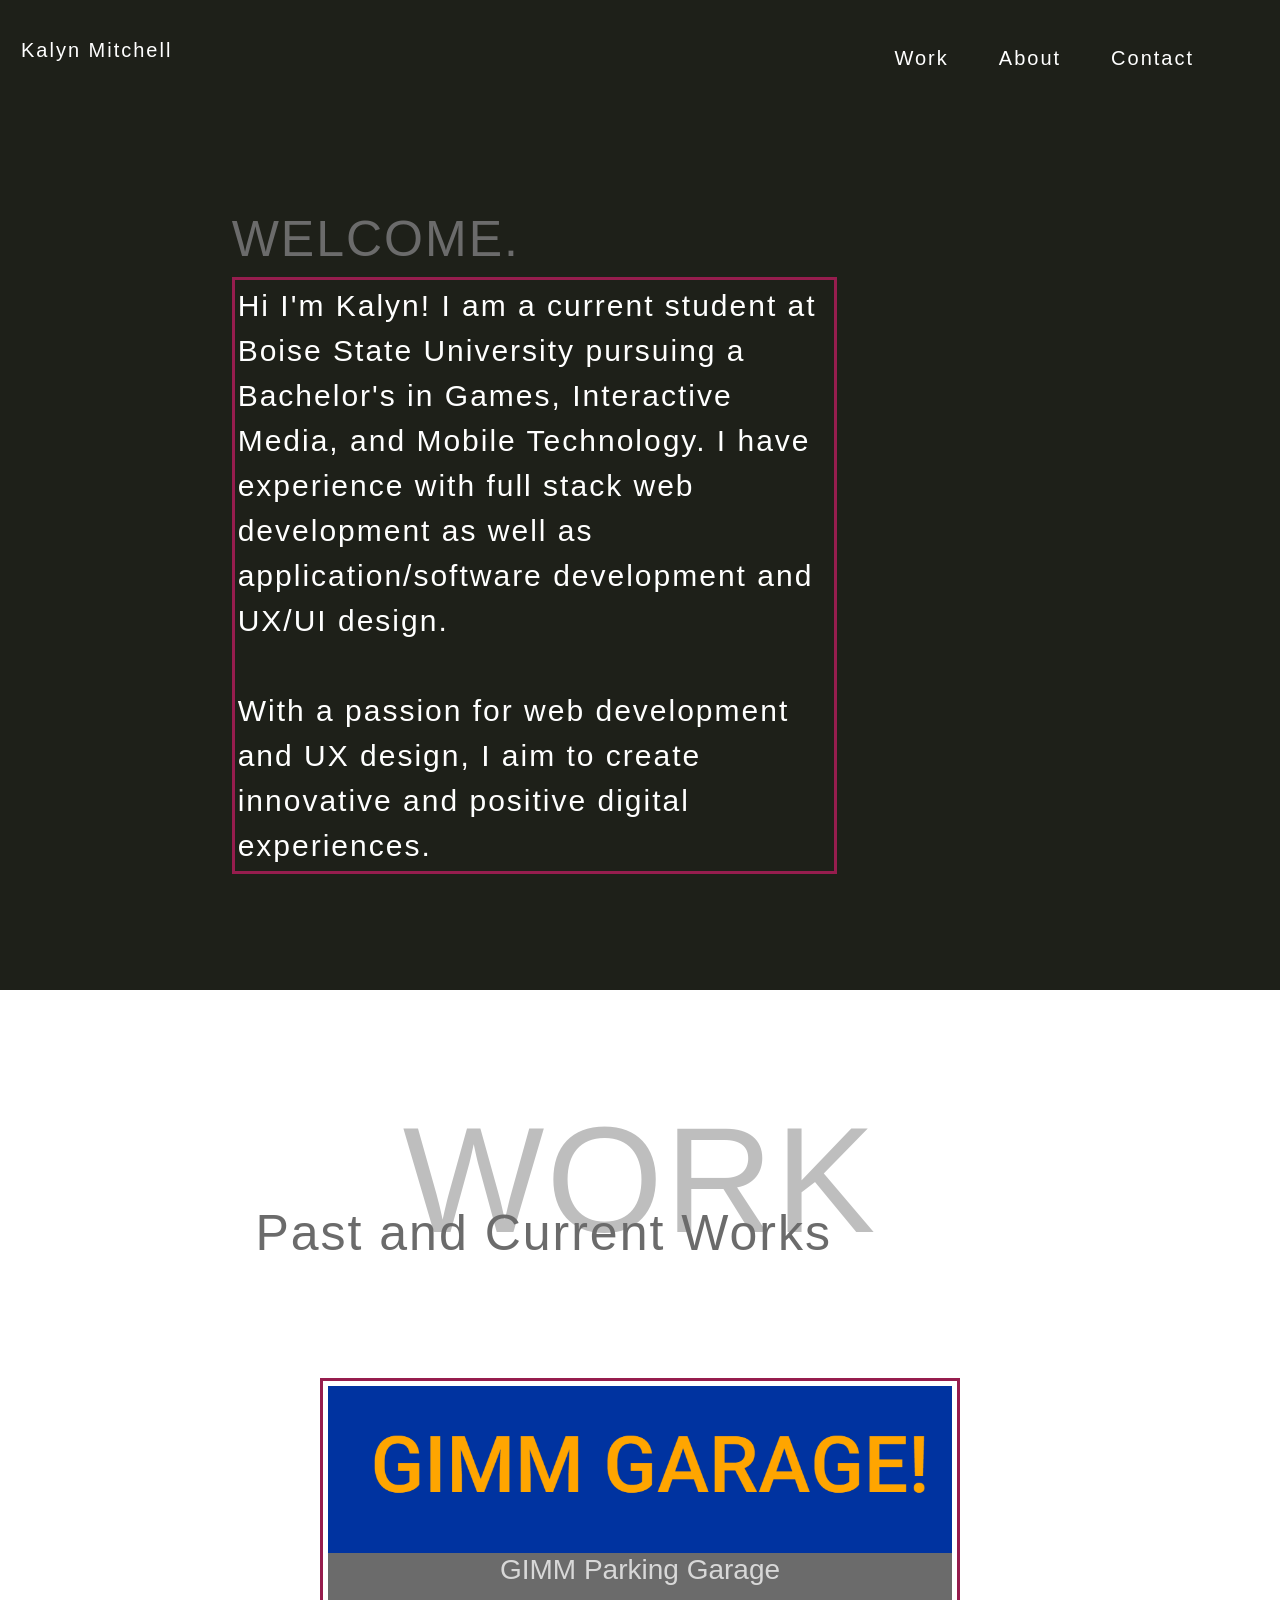
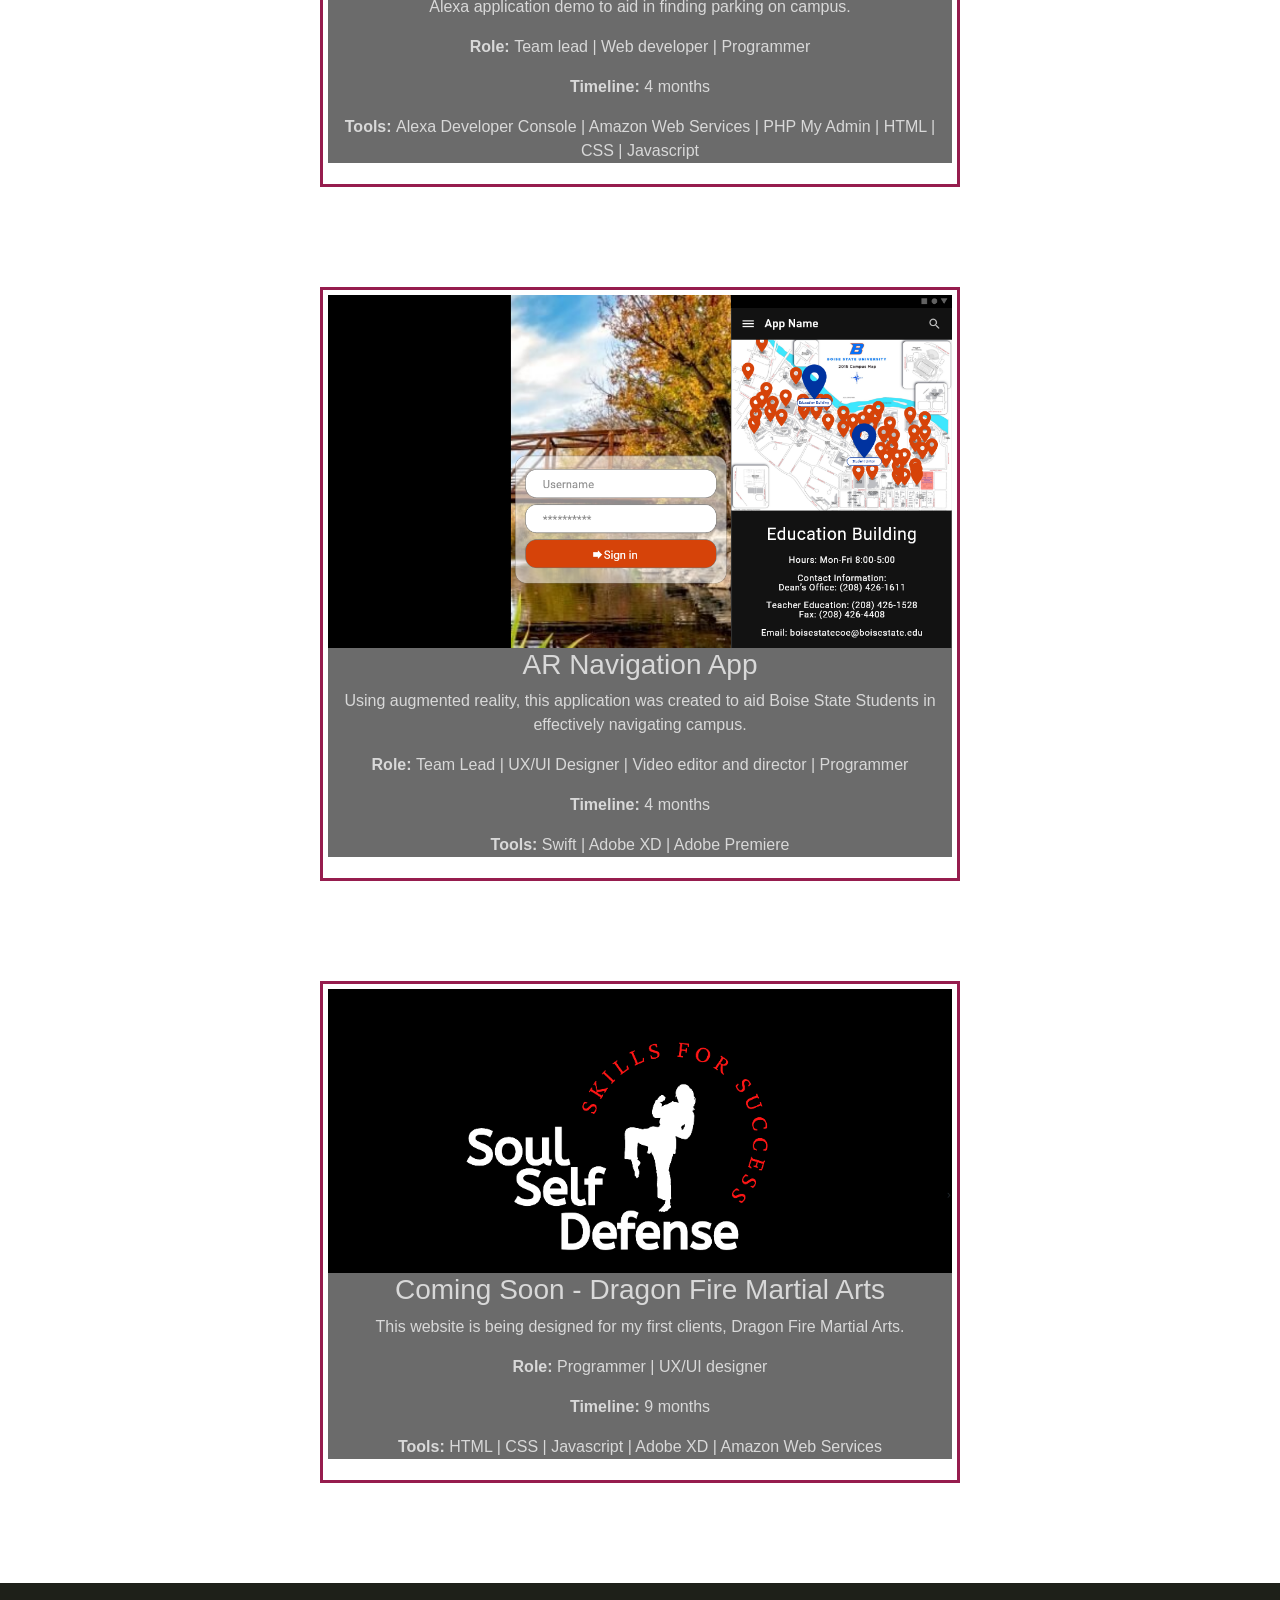
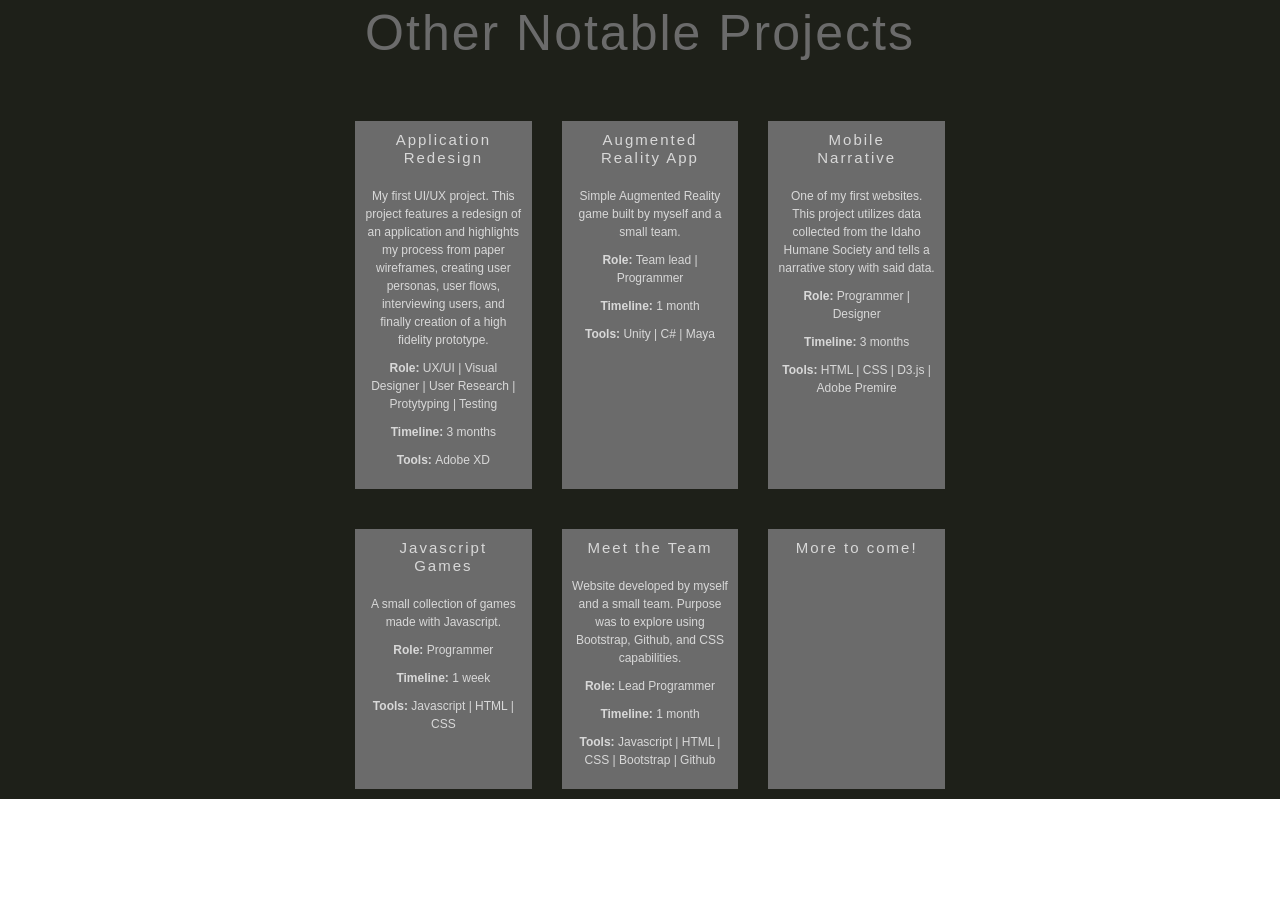
<file: index.html>
<!DOCTYPE html>

<html>

<head>
    <title>Portfolio</title>
    <meta charset="UTF-8">
    <meta name="viewport" content="width=device-width, initial-scale=1.0">
    <link rel="stylesheet" href="https://cdn.jsdelivr.net/npm/bootstrap@4.3.1/dist/css/bootstrap.min.css"
        integrity="sha384-ggOyR0iXCbMQv3Xipma34MD+dH/1fQ784/j6cY/iJTQUOhcWr7x9JvoRxT2MZw1T" crossorigin="anonymous">
    <link rel="stylesheet" href="style.css">
</head>

<body>
    <header>
        <!--Navigation-->
        <div class="container-fluid background-dark">
            <div class="row">
                <div class="col nav navbar">
                    <p>Kalyn Mitchell</p>
                </div>
                <div class="col">
                    <nav class="navbar float-right">
                        <div class="nav">
                            <a href="#">Work</a>
                            <a href="About.html">About</a>
                            <a href="mailto:kalynmarimitchell@gmail.com">Contact</a>
                        </div>
                    </nav>
                </div>
            </div>
        </div>
    </header>

    <main>
        <!--Opening Statement-->
        <div class="container-fluid background-dark space">
            <div class="row">
                <div class="col-2">
                </div>
                <div class="col-6">
                    <h2>WELCOME. </h2>
                    <p class="mission-text">Hi I'm Kalyn! I am a current student at Boise State University pursuing a
                        Bachelor's in Games, Interactive Media, and Mobile Technology. I have experience with full stack
                        web development as well as application/software development and UX/UI design.
                        <br>
                        <br>
                        With a passion for web development and UX design, I aim to create innovative and positive
                        digital experiences.
                    </p>
                </div>
                <div class="col-4">
                </div>
            </div>
        </div>
        <!--Main Projects-->
        <div class="container-fluid space">
            <div class="row">
                <div class="col">
                    <h1>WORK</h1>
                    <h2 class="text-overlay">Past and Current Works</h2>
                </div>
            </div>
            <div class="row space">
                <div class="col-3"></div>
                <div class="col-6 img-border">
                    <div class="container-text-overlay">
                        <img src="Images/GIMMGarage.png" class="img-fluid">
                        <a href="Projects/GimmGarage/WebPage/index.html" target="_blank">
                            <div class="img-text-box">
                                <h3>GIMM Parking Garage</h3>
                                <p>Alexa application demo to aid in finding parking on campus.</p>
                                <p>
                                    <b>Role: </b>Team lead | Web developer | Programmer
                                </p>
                                <p>
                                    <b>Timeline: </b>4 months
                                </p>
                                <p>
                                    <b>Tools: </b>Alexa Developer Console | Amazon Web Services | PHP My Admin | HTML |
                                    CSS
                                    | Javascript
                                </p>
                            </div>
                        </a>
                    </div>
                </div>
                <div class="col-3"></div>
            </div>
            <div class="row">
                <div class="col-3"></div>
                <div class="col-6 img-border">
                    <a href="Swift.html">
                        <div class="container-text-overlay">
                            <img src="Images/Swift.png" class="img-fluid">
                            <div class="img-text-box">
                                <h3>AR Navigation App</h3>
                                <p>Using augmented reality, this application was created to aid Boise State Students
                                    in effectively navigating campus.</p>
                                <p><b>Role: </b> Team Lead | UX/UI Designer | Video editor and director | Programmer
                                </p>
                                <p><b>Timeline: </b>4 months</p>
                                <p><b>Tools: </b>Swift | Adobe XD | Adobe Premiere</p>
                            </div>
                        </div>
                    </a>
                </div>
                <div class="col-3"></div>
            </div>
            <div class="row space">
                <div class="col-3"></div>
                <div class="col-6 img-border">
                    <div class="container-text-overlay">
                        <img src="Images/SSDMain.png" class="img-fluid">
                        <a href="SSD.html">
                            <div class="img-text-box">
                                <h3>Coming Soon - Dragon Fire Martial Arts</h3>
                                <p>This website is being designed for my first clients, Dragon Fire Martial Arts.</p>
                                <p>
                                    <b>Role: </b>Programmer | UX/UI designer
                                </p>
                                <p>
                                    <b>Timeline: </b>9 months
                                </p>
                                <p>
                                    <b>Tools: </b>HTML | CSS | Javascript | Adobe XD | Amazon Web Services
                                </p>
                            </div>
                        </a>
                    </div>
                </div>
                <div class="col-3"></div>
            </div>
            <!--Other Notable Works-->
            <div class="container-text-overlay">
                <div class="row background-dark">
                    <div class="col-12">
                        <h2 class="center">Other Notable Projects</h2>
                    </div>
                </div>
                <div class="row background-dark">
                    <div class="col-3"></div>
                    <div class="col-2">
                        <a href="AppRedesign.html">
                            <div class="text-box">
                                <h1>Application Redesign</h1>
                                <p>My first UI/UX project. This project features a redesign of an application and
                                    highlights
                                    my
                                    process from paper wireframes, creating user personas,
                                    user flows, interviewing users, and finally creation of a high fidelity prototype.
                                </p>
                                <p><b>Role: </b>UX/UI | Visual Designer | User Research | Protytyping | Testing</p>
                                <p>
                                    <b>Timeline: </b> 3 months
                                </p>
                                <p>
                                    <b>Tools: </b>Adobe XD
                                </p>
                            </div>
                        </a>
                    </div>
                    <div class="col-2">
                        <a href="ARGame.html">
                            <div class="text-box">
                                <h1>Augmented Reality App</h1>
                                <p> Simple Augmented Reality game built by myself and a small team.
                                </p>
                                <p><b>Role: </b>Team lead | Programmer</p>
                                <p>
                                    <b>Timeline: </b> 1 month
                                </p>
                                <p>
                                    <b>Tools: </b>Unity | C# | Maya
                                </p>
                            </div>
                        </a>
                    </div>
                    <div class="col-2">
                        <a href="Projects/MobileNarrative/Html/MobileNarrative.html" target="_blank">
                            <div class="text-box">
                                <h1>Mobile Narrative</h1>
                                <p> One of my first websites. This project utilizes data collected from the Idaho Humane
                                    Society
                                    and tells a narrative story with said data.
                                </p>
                                <p><b>Role: </b>Programmer | Designer</p>
                                <p>
                                    <b>Timeline: </b>3 months
                                </p>
                                <p>
                                    <b>Tools: </b>HTML | CSS | D3.js | Adobe Premire
                                </p>
                            </div>
                        </a>
                    </div>
                    <div class="col-3"></div>
                </div>
                <div class="row background-dark">
                    <div class="col-3"></div>
                    <div class="col-2">
                        <a href="https://kayiznbii.github.io/" target="_blank">
                            <div class="text-box">
                                <h1>Javascript Games</h1>
                                <p>A small collection of games made with Javascript.
                                </p>
                                <p><b>Role: </b>Programmer</p>
                                <p>
                                    <b>Timeline: </b> 1 week
                                </p>
                                <p>
                                    <b>Tools: </b>Javascript | HTML | CSS
                                </p>
                            </div>
                        </a>
                    </div>
                    <div class="col-2">
                        <a href="Projects/MyCSS/index.html" target="_blank">
                            <div class="text-box">
                                <h1>Meet the Team</h1>
                                <p> Website developed by myself and a small team. Purpose was to explore using
                                    Bootstrap, Github, and CSS capabilities.
                                </p>
                                <p><b>Role: </b>Lead Programmer</p>
                                <p>
                                    <b>Timeline: </b> 1 month
                                </p>
                                <p>
                                    <b>Tools: </b>Javascript | HTML | CSS | Bootstrap | Github
                                </p>
                            </div>
                        </a>
                    </div>
                    <div class="col-2">
                        <div class="text-box">
                            <h1>More to come!</h1>
                        </div>
                    </div>
                    <div class="col-3"></div>
                </div>
            </div>
        </div>
    </main>

</body>

</html>
</file>
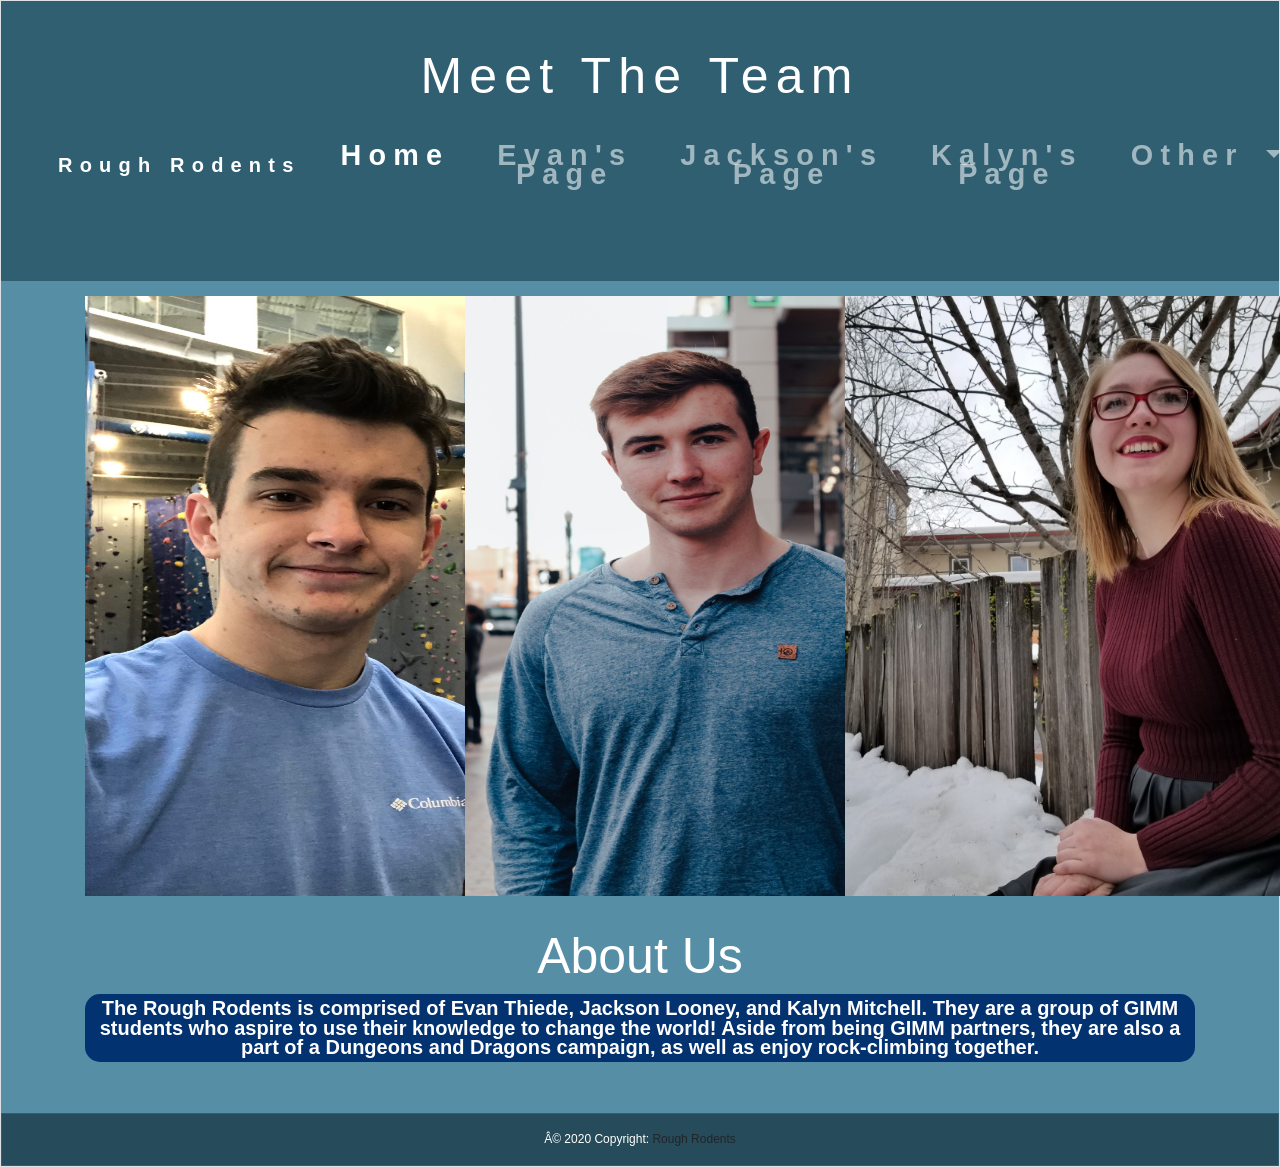
<file: Projects/MyCSS/index.html>
<!DOCTYPE html>
<!-- Team landing Page
    "Meet the team"
-->
<html>

<head>
    <title>Meet The Team</title>
    <!--Bootstrap CSS link-->
    <link href="https://cdn.jsdelivr.net/npm/bootstrap@5.1.3/dist/css/bootstrap.min.css" rel="stylesheet"
        integrity="sha384-1BmE4kWBq78iYhFldvKuhfTAU6auU8tT94WrHftjDbrCEXSU1oBoqyl2QvZ6jIW3" crossorigin="anonymous">
    <!--Local CSS pages-->
    <link rel="stylesheet" type="text/css" href="css/style.css">

</head>

<body class="border">
    <header class="main-header">
        <h1>Meet The Team</h1>
        <nav class="navbar navbar-expand-lg navbar-dark">
            <div class="container-fluid">
              <a class="navbar-brand" href="#">Rough Rodents</a>
              <button class="navbar-toggler" type="button" data-bs-toggle="collapse" data-bs-target="#navbarSupportedContent" aria-controls="navbarSupportedContent" aria-expanded="false" aria-label="Toggle navigation">
                <span class="navbar-toggler-icon"></span>
              </button>
              <div class="collapse navbar-collapse" id="navbarSupportedContent">
                <ul class="navbar-nav me-auto mb-2 mb-lg-0">
                  <li class="nav-item">
                    <a class="nav-link active p-4" aria-current="page" href="index.html">Home</a>
                  </li>
                  <li class="nav-item p-3">
                    <a class="nav-link" href="evan.html">Evan's Page</a>
                  </li>
                  <li class="nav-item p-3">
                    <a class="nav-link" href="jackson.html">Jackson's Page</a>
                  </li>
                  <li class="nav-item p-3">
                    <a class="nav-link" href="kalyn.html">Kalyn's Page</a>
                  </li>
                  <li class="nav-item dropdown p-3">
                    <a class="nav-link dropdown-toggle" href="#" id="navbarDropdown" role="button" data-bs-toggle="dropdown" aria-expanded="false">
                      Other
                    </a>
                    <ul class="dropdown-menu" aria-labelledby="navbarDropdown">
                      <li><a class="dropdown-item" href="random.html">Random</a></li>
                      <!-- <li><a class="dropdown-item" href="#">Another action</a></li> -->
                      <li><hr class="dropdown-divider"></li>
                      <li><a class="dropdown-item" href="game.html">Snake Game</a></li>
                      <li><hr class="dropdown-divider"></li>
                      <li><a class="dropdown-item" href="style.html">Styles</a></li>
                    </ul>
                  </li>
                  <!-- <li class="nav-item">
                    <a class="nav-link disabled">Disabled</a>
                  </li> -->
                </ul>
                <!-- <form class="d-flex">
                  <input class="form-control me-2" type="search" placeholder="Search" aria-label="Search">
                  <button class="btn btn-outline-success" type="submit">Search</button>
                </form> -->
              </div>
            </div>
          </nav>
    </header>
  <div class="container">
    <div class="row">
        <div class="col-4">
            <a href="evan.html"><img src="images/EvanImage.jpg" class="team-page"
                    alt="Picture of team member Evan Thiede"></a>
        </div>
        <div class="col-4">
            <a href="jackson.html"><img src="images/jacksonPortrait.jpg" class="team-page"
                    alt="Picture of team member Jackson Looney"></a>
        </div>
        <div class="col-4">
            <a href="kalyn.html"><img src="images/Kalyn.jpg" class="team-page"
                    alt="Picture of team member Kalyn Mitchell"></a>
        </div>
    </div>

    <div class="row">
        <div class="col-12">
            <h1>About Us</h1>
            <p id="design">The Rough Rodents is comprised of Evan Thiede, Jackson Looney, and Kalyn Mitchell. They are a
                group of
                GIMM students who aspire to use their knowledge to change the world! Aside from being GIMM partners,
                they are also a part of a Dungeons and Dragons campaign, as well as enjoy rock-climbing together. </p>
        </div>
    </div>
  </div>
    <div class="footer" id="footer-pad">
      <footer class="text-center text-lg-start">
        <!-- Copyright -->
        <div class="text-center p-3" style="background-color: rgba(0, 0, 0, 0.2);">
          © 2020 Copyright:
          <a class="text-dark" href="https://docs.google.com/document/d/1muUz-Xt1h_OawAH27zSOBLQcyQDS-X3S/edit?usp=sharing&ouid=108735279164136127714&rtpof=true&sd=true">Rough Rodents</a>
        </div>
        <!-- Copyright -->
      </footer>
    </div>
    
    <!--Bootstrap Script Link-->
    <script src="https://cdn.jsdelivr.net/npm/bootstrap@5.1.3/dist/js/bootstrap.bundle.min.js"
        integrity="sha384-ka7Sk0Gln4gmtz2MlQnikT1wXgYsOg+OMhuP+IlRH9sENBO0LRn5q+8nbTov4+1p"
        crossorigin="anonymous"></script>
</body>

</html>
</file>
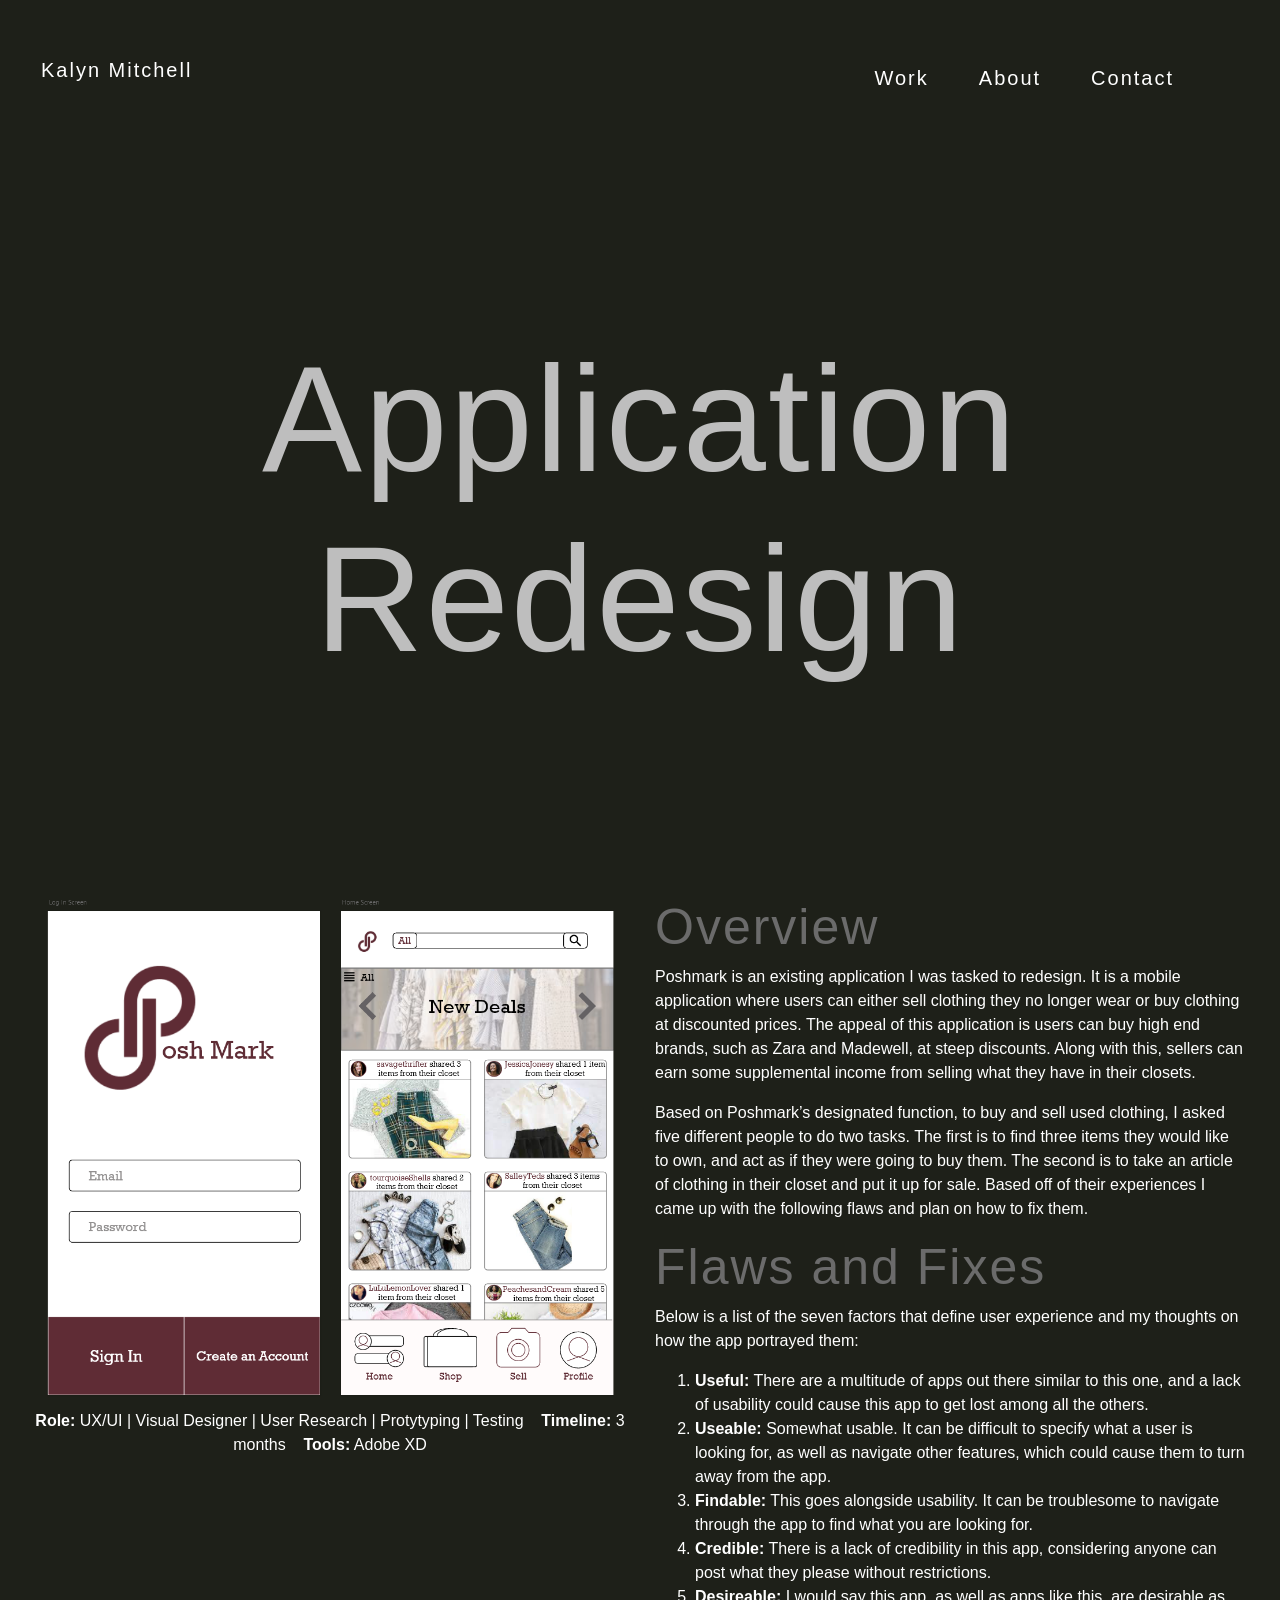
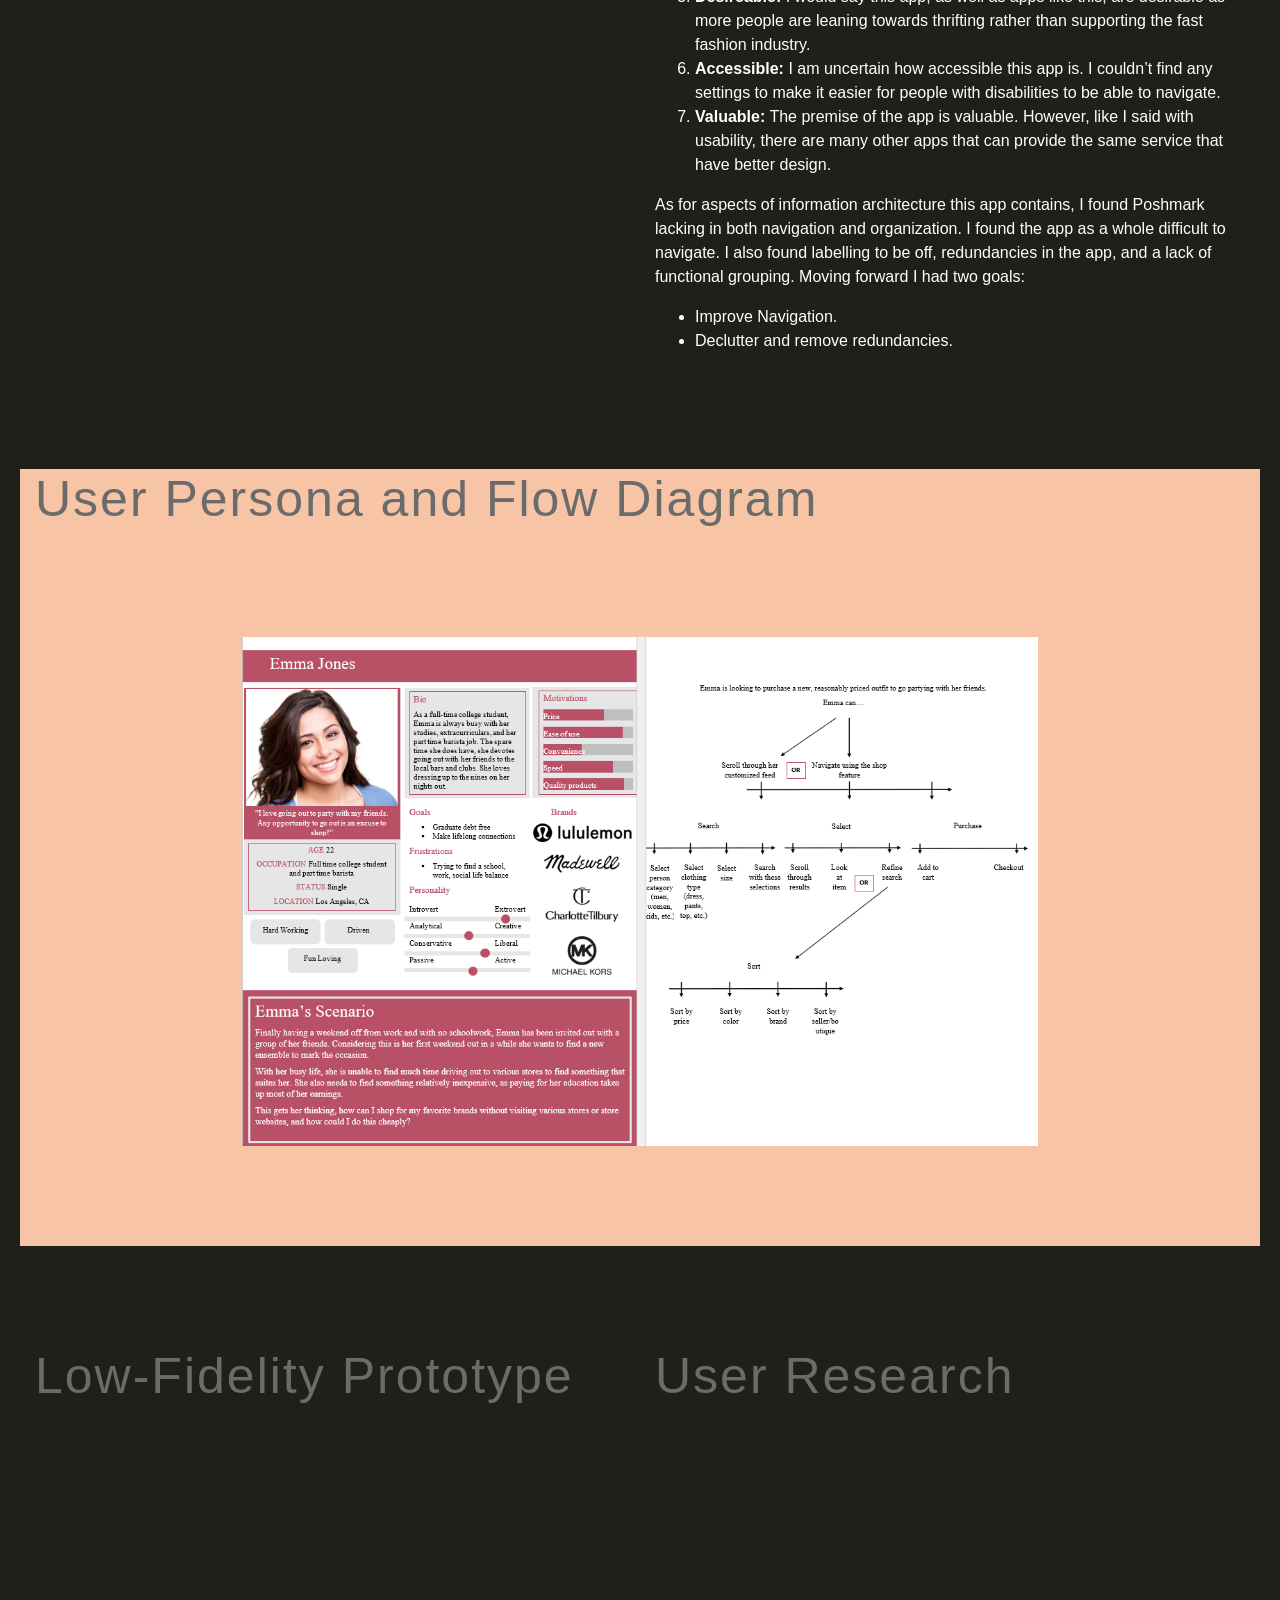
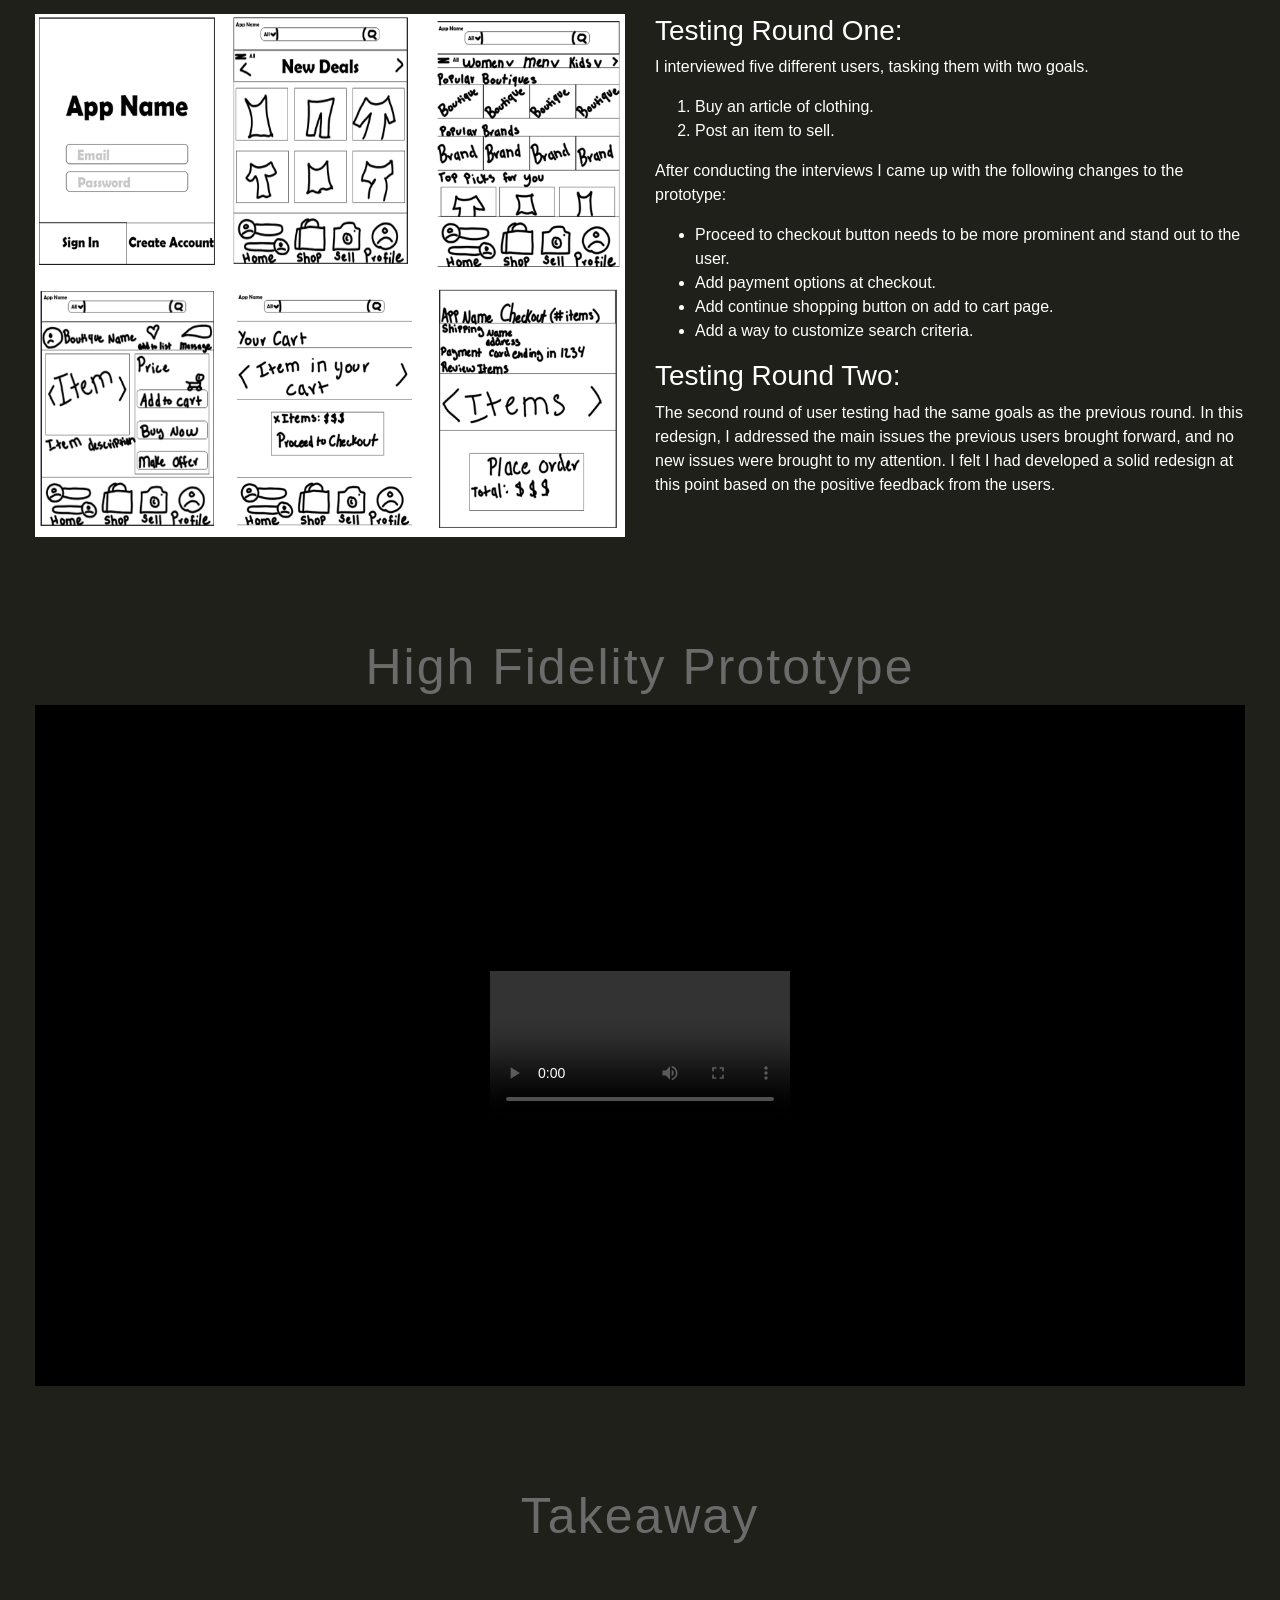
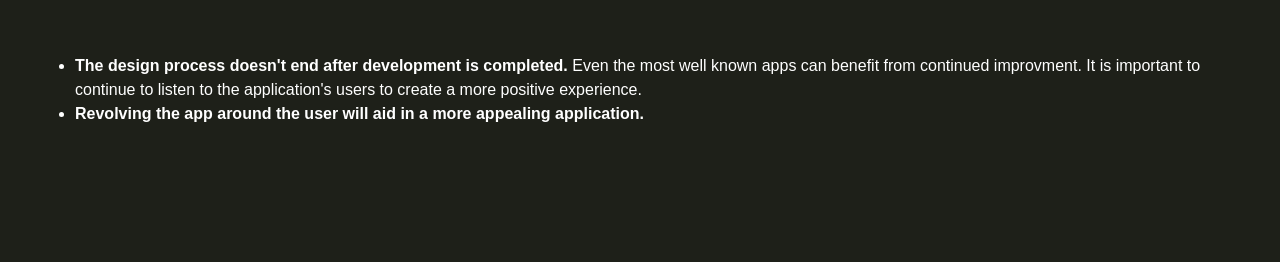
<file: AppRedesign.html>
<!DOCTYPE html>

<html>

<head>
    <title>Application Redesign</title>
    <meta charset="UTF-8">
    <meta name="viewport" content="width=device-width, initial-scale=1.0">
    <link rel="stylesheet" href="https://cdn.jsdelivr.net/npm/bootstrap@4.3.1/dist/css/bootstrap.min.css"
        integrity="sha384-ggOyR0iXCbMQv3Xipma34MD+dH/1fQ784/j6cY/iJTQUOhcWr7x9JvoRxT2MZw1T" crossorigin="anonymous">
    <link rel="stylesheet" href="style.css">
</head>

<body class="background-dark">
    <!--Navigation-->
    <div class="container-fluid background-dark">
        <div class="row">
            <div class="col nav navbar">
                <p>Kalyn Mitchell</p>
            </div>
            <div class="col">
                <nav class="navbar float-right">
                    <div class="nav">
                        <a href="index.html">Work</a>
                        <a href="About.html">About</a>
                        <a href="mailto:kalynmarimitchell@gmail.com">Contact</a>
                    </div>
                </nav>
            </div>
        </div>
    </div>

    <div class="container-fluid space">
        <div class="row space">
            <div class="col">
                <h1>Application Redesign</h1>
            </div>
        </div>
        <div class="row space">
            <div class="col-6">
                <img src="Images/appredesigncover.png" class="img-fluid">
                <p class="center"><b>Role:</b> UX/UI | Visual Designer | User Research | Protytyping | Testing &nbsp;&nbsp;
                    <b>Timeline:</b> 3 months &nbsp;&nbsp; <b>Tools:</b> Adobe XD
                </p>
            </div>
            <div class="col-6">
                <h2>Overview</h2>
                <p>Poshmark is an existing application I was tasked to redesign. It is a mobile application where users
                    can either sell clothing they no
                    longer wear or buy clothing at discounted prices. The appeal of this application is users can buy
                    high end brands, such as Zara
                    and Madewell, at steep discounts. Along with this, sellers can earn some supplemental income from
                    selling what they have in their closets.
                </p>
                <p>Based on Poshmark’s designated function, to buy and sell used clothing, I asked five different people
                    to do two tasks. The first is to find three items they would like to own, and act as if they were
                    going to buy them. The second is to take an article of clothing in their closet and put it up for
                    sale. Based off of their experiences I came up with the following flaws and plan on how to fix them.
                </p>
                <h2>Flaws and Fixes</h2>
                <p>Below is a list of the seven factors that define user experience and my thoughts on how the app
                    portrayed them:</p>
                <ol>
                    <li><b>Useful:</b> There are a multitude of apps out there similar to this one, and a lack of
                        usability could cause this app to get lost among all the others.</li>
                    <li><b>Useable:</b> Somewhat usable. It can be difficult to specify what a user is looking for, as
                        well as
                        navigate other features, which could cause them to turn away from the app. </li>
                    <li><b>Findable:</b> This goes alongside usability. It can be troublesome to navigate through the app
                        to find
                        what you are looking for.</li>
                    <li><b>Credible:</b> There is a lack of credibility in this app, considering anyone can post what
                        they please without restrictions. </li>
                    <li><b>Desireable:</b> I would say this app, as well as apps like this, are desirable as more people
                        are
                        leaning towards thrifting rather than supporting the fast fashion industry. </li>
                    <li><b>Accessible:</b> I am uncertain how accessible this app is. I couldn’t find any settings to
                        make it
                        easier for people with disabilities to be able to navigate. </li>
                    <li><b>Valuable:</b> The premise of the app is valuable. However, like I said with usability, there
                        are
                        many
                        other apps that can provide the same service that have better design. </li>
                </ol>
                <p>As for aspects of information architecture this app contains, I found Poshmark lacking in both
                    navigation and organization. I found the app as a whole difficult to navigate. I also found
                    labelling to be off, redundancies in the app, and a lack of functional grouping.
                    Moving forward I had two goals:
                </p>
                <ul>
                    <li>Improve Navigation.</li>
                    <li>Declutter and remove redundancies.</li>
                </ul>
            </div>
        </div>
        <div class="row background-peach">
            <div class="col">
                <h2>User Persona and Flow Diagram</h2>
            </div>
        </div>
        <div class="row space background-peach">
            <div class="col-2"></div>
            <div class="col-8">
                <img src="Images/userPersona.png" class="img-fluid">
            </div>
            <div class="col-2"></div>
        </div>
        <div class="row space">
            <div class="col-6">
                <h2>Low-Fidelity Prototype</h2>
            </div>
            <div class="col-6">
                <h2>User Research</h2>
            </div>
        </div>
        <div class="row space">
            <div class="col-6">
                <img src="Images/lowFidelity.png" class="img-fluid">
            </div>
            <div class="col-6">
                <h3>Testing Round One:</h3>
                <p>I interviewed five different users, tasking them with two goals.</p>
                <ol>
                    <li>Buy an article of clothing.</li>
                    <li>Post an item to sell.</li>
                </ol>
                <p>After conducting the interviews I came up with the following changes to the prototype:</p>
                <ul>
                    <li>Proceed to checkout button needs to be more prominent and stand out to the user.
                    </li>
                    <li>Add payment options at checkout.
                    </li>
                    <li>Add continue shopping button on add to cart page.
                    </li>
                    <li>Add a way to customize search criteria.</li>
                </ul>
                <h3>Testing Round Two:</h3>
                <p>The second round of user testing had the same goals as the previous round. In this redesign, I
                    addressed the main issues the previous users brought forward, and no new issues were brought to my
                    attention. I felt I had developed a solid redesign at this point based on the positive feedback from
                    the users.
                </p>
            </div>
        </div>
        <div class="row">
            <div class="col">
                <h2 class="center">High Fidelity Prototype</h2>
            </div>
        </div>
        <div class="row">
            <div class="col">
                <div class="embed-responsive embed-responsive-16by9">
                    <iframe class="embed-responsive-item" src="Images/AppRedesign.mp4"></iframe>
                </div>
            </div>
        </div>
        <div class="row space">
            <div class="col">
                <h2 class="center">Takeaway</h2>
            </div>
        </div>
        <div class="row">
            <div class="col">
                <ul>
                    <li><b>The design process doesn't end after development is completed.</b> Even the most well known
                        apps
                        can benefit from
                        continued improvment. It is important to continue to listen to the application's users to create
                        a
                        more positive experience.</li>
                    <li><b>Revolving the app around the user will aid in a more appealing application.</b></li>
                </ul>
            </div>
        </div>
    </div>


</body>

</html>
</file>
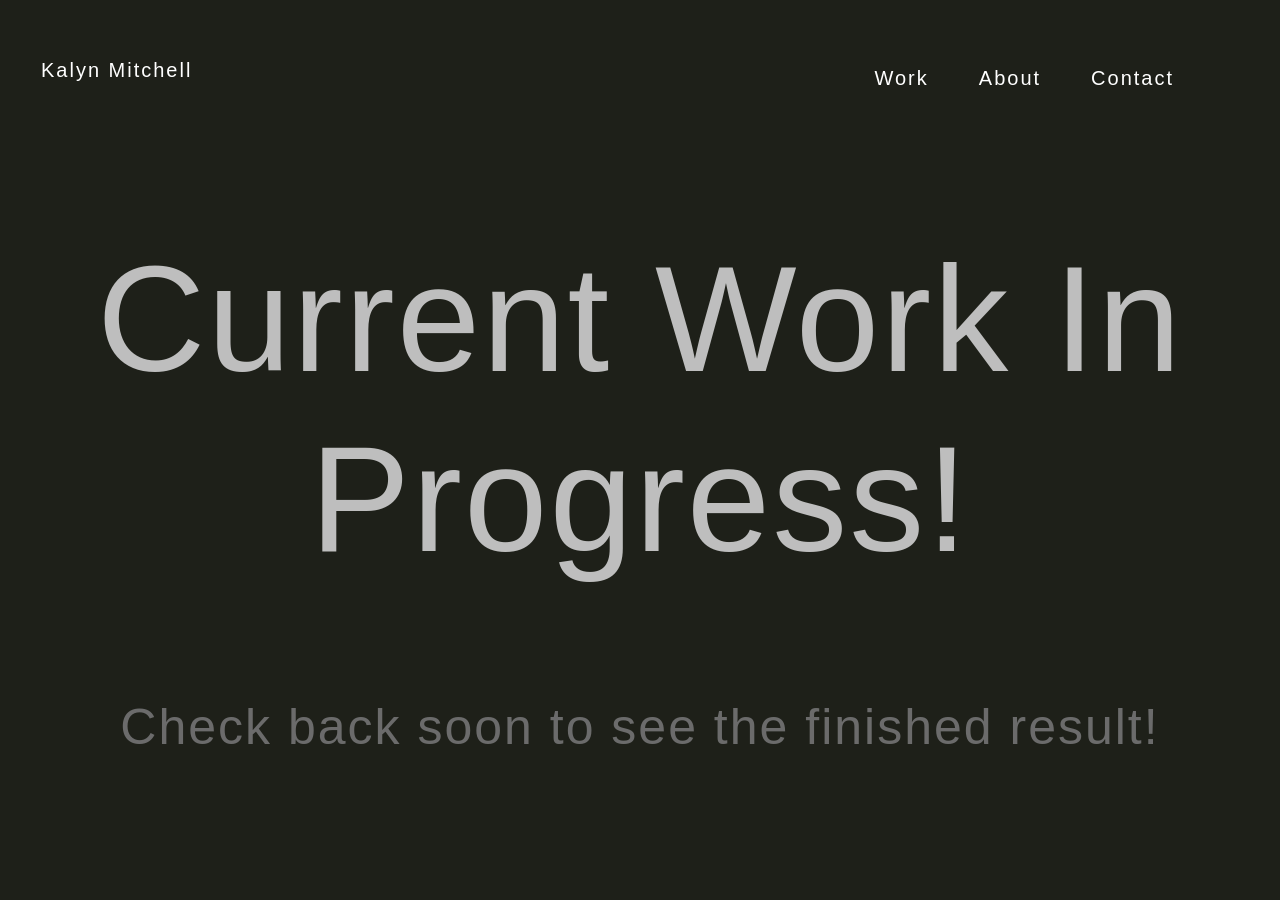
<file: SSD.html>
<!DOCTYPE html>
<html>
    <head>
        <title>Portfolio</title>
        <meta charset="UTF-8">
        <meta name="viewport" content="width=device-width, initial-scale=1.0">
        <link rel="stylesheet" href="https://cdn.jsdelivr.net/npm/bootstrap@4.3.1/dist/css/bootstrap.min.css"
            integrity="sha384-ggOyR0iXCbMQv3Xipma34MD+dH/1fQ784/j6cY/iJTQUOhcWr7x9JvoRxT2MZw1T" crossorigin="anonymous">
        <link rel="stylesheet" href="style.css">
    </head>


    <body class="background-dark">
        <header>
            <!--Navigation-->
            <div class="container-fluid background-dark">
                <div class="row">
                    <div class="col nav navbar">
                        <p>Kalyn Mitchell</p>
                    </div>
                    <div class="col">
                        <nav class="navbar float-right">
                            <div class="nav">
                                <a href="index.html">Work</a>
                                <a href="About.html">About</a>
                                <a href="mailto:kalynmarimitchell@gmail.com">Contact</a>
                            </div>
                        </nav>
                    </div>
                </div>
            </div>
        </header>

        <h1 class="space">Current Work In Progress!</h1>
        <h2 class="center">Check back soon to see the finished result!</h2>

    </body>
</html>
</file>
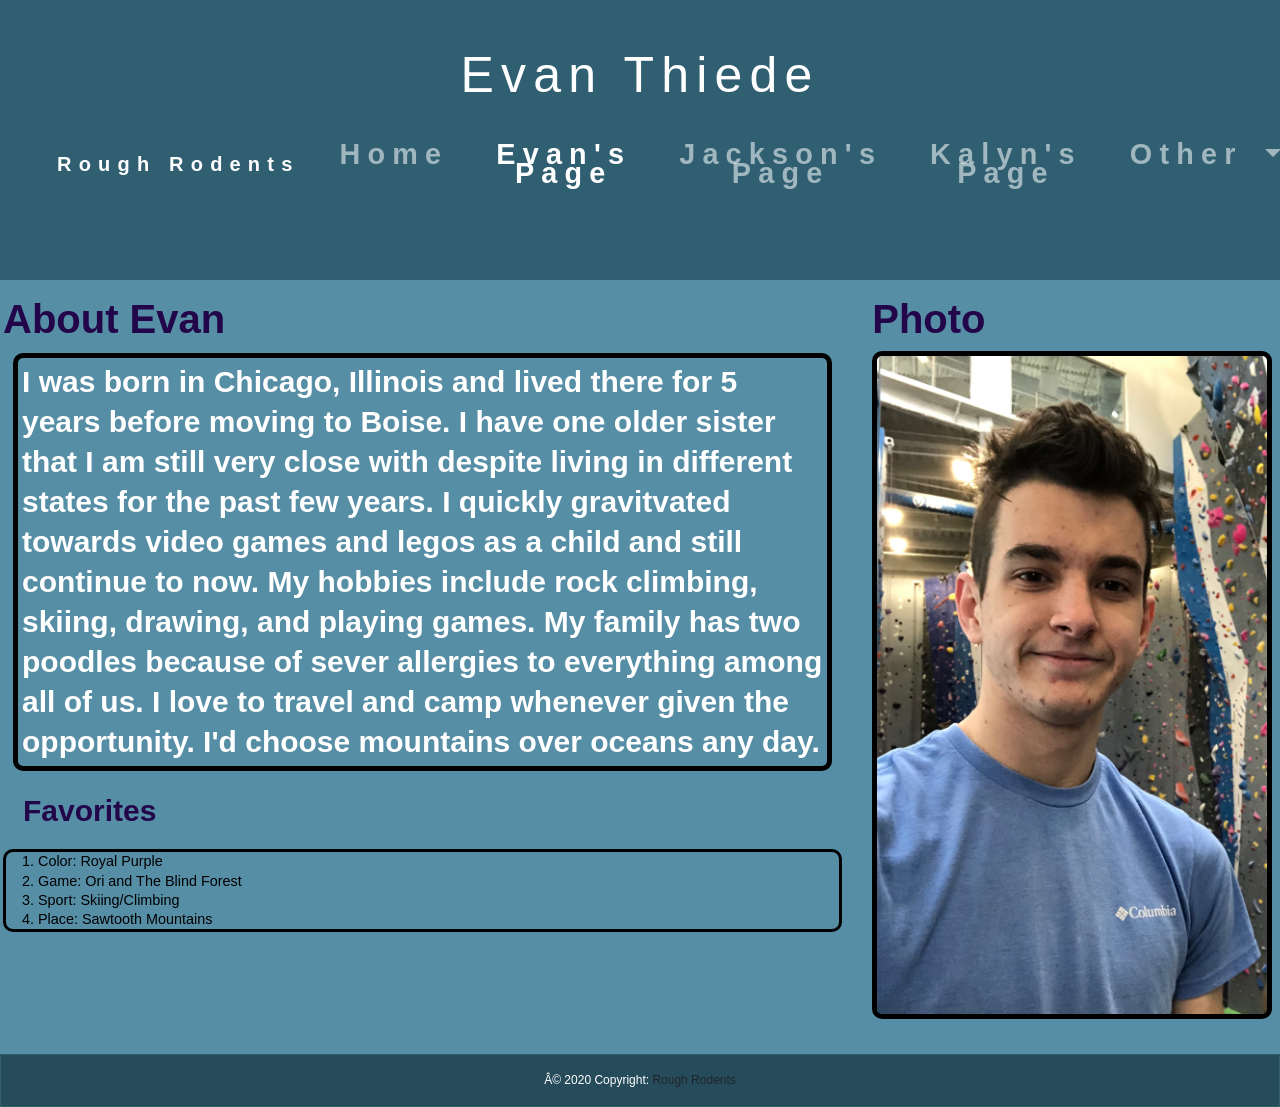
<file: Projects/MyCSS/evan.html>
<!-- Evan's Page -->

<!DOCTYPE html>
<html>

<head>
    <title>Evan's Personal Page</title>
    <!--Bootstrap CSS link-->
    <link href="https://cdn.jsdelivr.net/npm/bootstrap@5.1.3/dist/css/bootstrap.min.css" rel="stylesheet"
        integrity="sha384-1BmE4kWBq78iYhFldvKuhfTAU6auU8tT94WrHftjDbrCEXSU1oBoqyl2QvZ6jIW3" crossorigin="anonymous">
    <!--Local CSS pages-->
    <link rel="stylesheet" type="text/css" href="css/style.css">
</head>

<body>
    <header class="main-header">
        <h1>Evan Thiede</h1>
        <nav class="navbar navbar-expand-lg navbar-dark">
            <div class="container-fluid">
              <a class="navbar-brand" href="index.html">Rough Rodents</a>
              <button class="navbar-toggler" type="button" data-bs-toggle="collapse" data-bs-target="#navbarSupportedContent" aria-controls="navbarSupportedContent" aria-expanded="false" aria-label="Toggle navigation">
                <span class="navbar-toggler-icon"></span>
              </button>
              <div class="collapse navbar-collapse" id="navbarSupportedContent">
                <ul class="navbar-nav me-auto mb-2 mb-lg-0">
                  <li class="nav-item">
                    <a class="nav-link p-4" aria-current="page" href="index.html">Home</a>
                  </li>
                  <li class="nav-item p-3">
                    <a class="nav-link active" href="evan.html">Evan's Page</a>
                  </li>
                  <li class="nav-item p-3">
                    <a class="nav-link" href="jackson.html">Jackson's Page</a>
                  </li>
                  <li class="nav-item p-3">
                    <a class="nav-link" href="kalyn.html">Kalyn's Page</a>
                  </li>
                  <li class="nav-item dropdown p-3">
                    <a class="nav-link dropdown-toggle" href="#" id="navbarDropdown" role="button" data-bs-toggle="dropdown" aria-expanded="false">
                      Other
                    </a>
                    <ul class="dropdown-menu" aria-labelledby="navbarDropdown">
                      <li><a class="dropdown-item" href="random.html">Random</a></li>
                      <!-- <li><a class="dropdown-item" href="#">Another action</a></li> -->
                      <li><hr class="dropdown-divider"></li>
                      <li><a class="dropdown-item" href="game.html">Snake Game</a></li>
                      <li><hr class="dropdown-divider"></li>
                      <li><a class="dropdown-item" href="style.html">Styles</a></li>
                    </ul>
                  </li>
                  <!-- <li class="nav-item">
                    <a class="nav-link disabled">Disabled</a>
                  </li> -->
                </ul>
                <!-- <form class="d-flex">
                  <input class="form-control me-2" type="search" placeholder="Search" aria-label="Search">
                  <button class="btn btn-outline-success" type="submit">Search</button>
                </form> -->
              </div>
            </div>
          </nav>
    </header>
    <div class="row">
        <div class="col-8">
            <h2 class = "evanTitle">About Evan</h2>
            <p id="evanBio" class="evanText">I was born in Chicago, Illinois and lived there for 5 years before moving
                to Boise.
                I have one older sister that I am still very close with despite living in different states for the
                past few years. I quickly gravitvated towards video games and legos as a child and still continue to
                now. My hobbies include rock climbing, skiing, drawing, and playing games. My family has
                two poodles because of sever allergies to everything among all of us. I love to travel
                and camp whenever given the opportunity. I'd choose mountains over oceans any day.
            </p>
            <h3 class = "evanTitle">Favorites</h3>
            <ol class="evan-animation">
                <li>Color: Royal Purple</li>
                <li>Game: Ori and The Blind Forest</li>
                <li>Sport: Skiing/Climbing</li>
                <li>Place: Sawtooth Mountains</li>
            </ol>
        </div>
        <div class="col-4">
            <h2 class = "evanTitle">Photo</h2>
            <img id="EvanScale" src="images/EvanImage.jpg">
        </div>
    </div>

    <div id="footer-pad">
      <footer class="text-center text-lg-start">
        <!-- Copyright -->
        <div class="text-center p-3" style="background-color: rgba(0, 0, 0, 0.2);">
          © 2020 Copyright:
          <a class="text-dark" href="https://docs.google.com/document/d/1muUz-Xt1h_OawAH27zSOBLQcyQDS-X3S/edit?usp=sharing&ouid=108735279164136127714&rtpof=true&sd=true">Rough Rodents</a>
        </div>
        <!-- Copyright -->
      </footer>
    </div>

    <!--Bootstrap Script Link-->
    <script src="https://cdn.jsdelivr.net/npm/bootstrap@5.1.3/dist/js/bootstrap.bundle.min.js"
        integrity="sha384-ka7Sk0Gln4gmtz2MlQnikT1wXgYsOg+OMhuP+IlRH9sENBO0LRn5q+8nbTov4+1p"
        crossorigin="anonymous"></script>
</body>

</html>
</file>
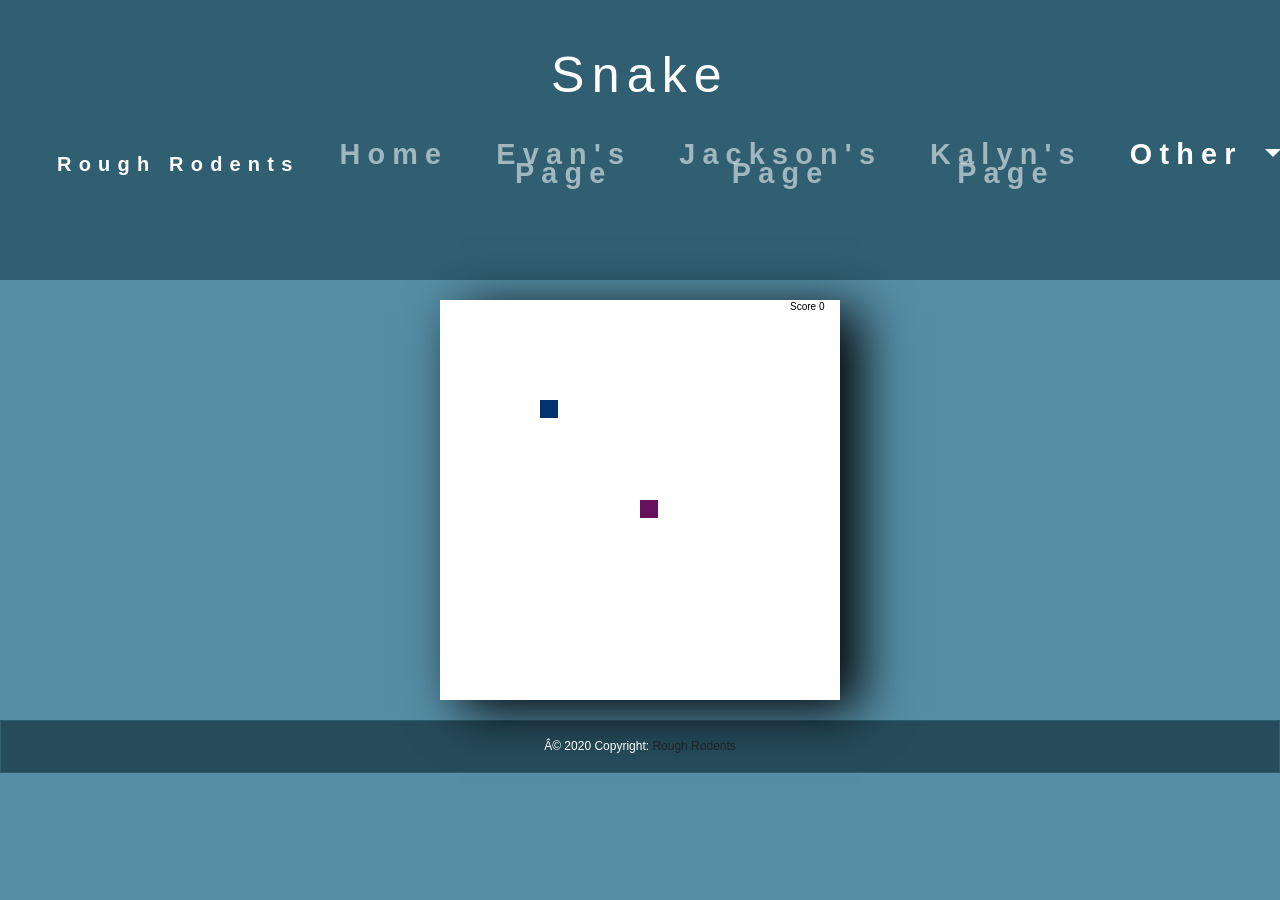
<file: Projects/MyCSS/game.html>
<!DOCTYPE html>
<html>

<head>
    <title>Snake</title>
    <!--Bootstrap CSS link-->
    <link href="https://cdn.jsdelivr.net/npm/bootstrap@5.1.3/dist/css/bootstrap.min.css" rel="stylesheet"
        integrity="sha384-1BmE4kWBq78iYhFldvKuhfTAU6auU8tT94WrHftjDbrCEXSU1oBoqyl2QvZ6jIW3" crossorigin="anonymous">
    <!--Local CSS pages-->
    <link rel="stylesheet" type="text/css" href="css/style.css">
</head>

<body>
    <header class="main-header">
        <h1>Snake</h1>
        <nav class="navbar navbar-expand-lg navbar-dark">
            <div class="container-fluid">
              <a class="navbar-brand" href="index.html">Rough Rodents</a>
              <button class="navbar-toggler" type="button" data-bs-toggle="collapse" data-bs-target="#navbarSupportedContent" aria-controls="navbarSupportedContent" aria-expanded="false" aria-label="Toggle navigation">
                <span class="navbar-toggler-icon"></span>
              </button>
              <div class="collapse navbar-collapse" id="navbarSupportedContent">
                <ul class="navbar-nav me-auto mb-2 mb-lg-0">
                  <li class="nav-item">
                    <a class="nav-link p-4" aria-current="page" href="index.html">Home</a>
                  </li>
                  <li class="nav-item p-3">
                    <a class="nav-link" href="evan.html">Evan's Page</a>
                  </li>
                  <li class="nav-item p-3">
                    <a class="nav-link" href="jackson.html">Jackson's Page</a>
                  </li>
                  <li class="nav-item p-3">
                    <a class="nav-link" href="kalyn.html">Kalyn's Page</a>
                  </li>
                  <li class="nav-item dropdown p-3">
                    <a class="nav-link dropdown-toggle active" href="#" id="navbarDropdown" role="button" data-bs-toggle="dropdown" aria-expanded="false">
                      Other
                    </a>
                    <ul class="dropdown-menu" aria-labelledby="navbarDropdown">
                      <li><a class="dropdown-item" href="random.html">Random</a></li>
                      <!-- <li><a class="dropdown-item" href="#">Another action</a></li> -->
                      <li><hr class="dropdown-divider"></li>
                      <li><a class="dropdown-item active" href="game.html">Snake Game</a></li>
                      <li><hr class="dropdown-divider"></li>
                      <li><a class="dropdown-item" href="style.html">Styles</a></li>
                    </ul>
                  </li>
                  <!-- <li class="nav-item">
                    <a class="nav-link disabled">Disabled</a>
                  </li> -->
                </ul>
                <!-- <form class="d-flex">
                  <input class="form-control me-2" type="search" placeholder="Search" aria-label="Search">
                  <button class="btn btn-outline-success" type="submit">Search</button>
                </form> -->
              </div>
            </div>
          </nav>
    </header>

    <br>

    <div class="row">
        <div class="col-12 canvas-align">
            <canvas id="snakeGame" width="400" height="400"></canvas>
        </div>
    </div>

    <script src="game.js"></script>

    <div id="footer-pad">
      <footer class="text-center text-lg-start">
        <!-- Copyright -->
        <div class="text-center p-3" style="background-color: rgba(0, 0, 0, 0.2);">
          © 2020 Copyright:
          <a class="text-dark" href="https://docs.google.com/document/d/1muUz-Xt1h_OawAH27zSOBLQcyQDS-X3S/edit?usp=sharing&ouid=108735279164136127714&rtpof=true&sd=true">Rough Rodents</a>
        </div>
        <!-- Copyright -->
      </footer>
    </div>

    <!--Bootstrap Script Link-->
    <script src="https://cdn.jsdelivr.net/npm/bootstrap@5.1.3/dist/js/bootstrap.bundle.min.js"
        integrity="sha384-ka7Sk0Gln4gmtz2MlQnikT1wXgYsOg+OMhuP+IlRH9sENBO0LRn5q+8nbTov4+1p"
        crossorigin="anonymous"></script>
</body>

</html>
</file>
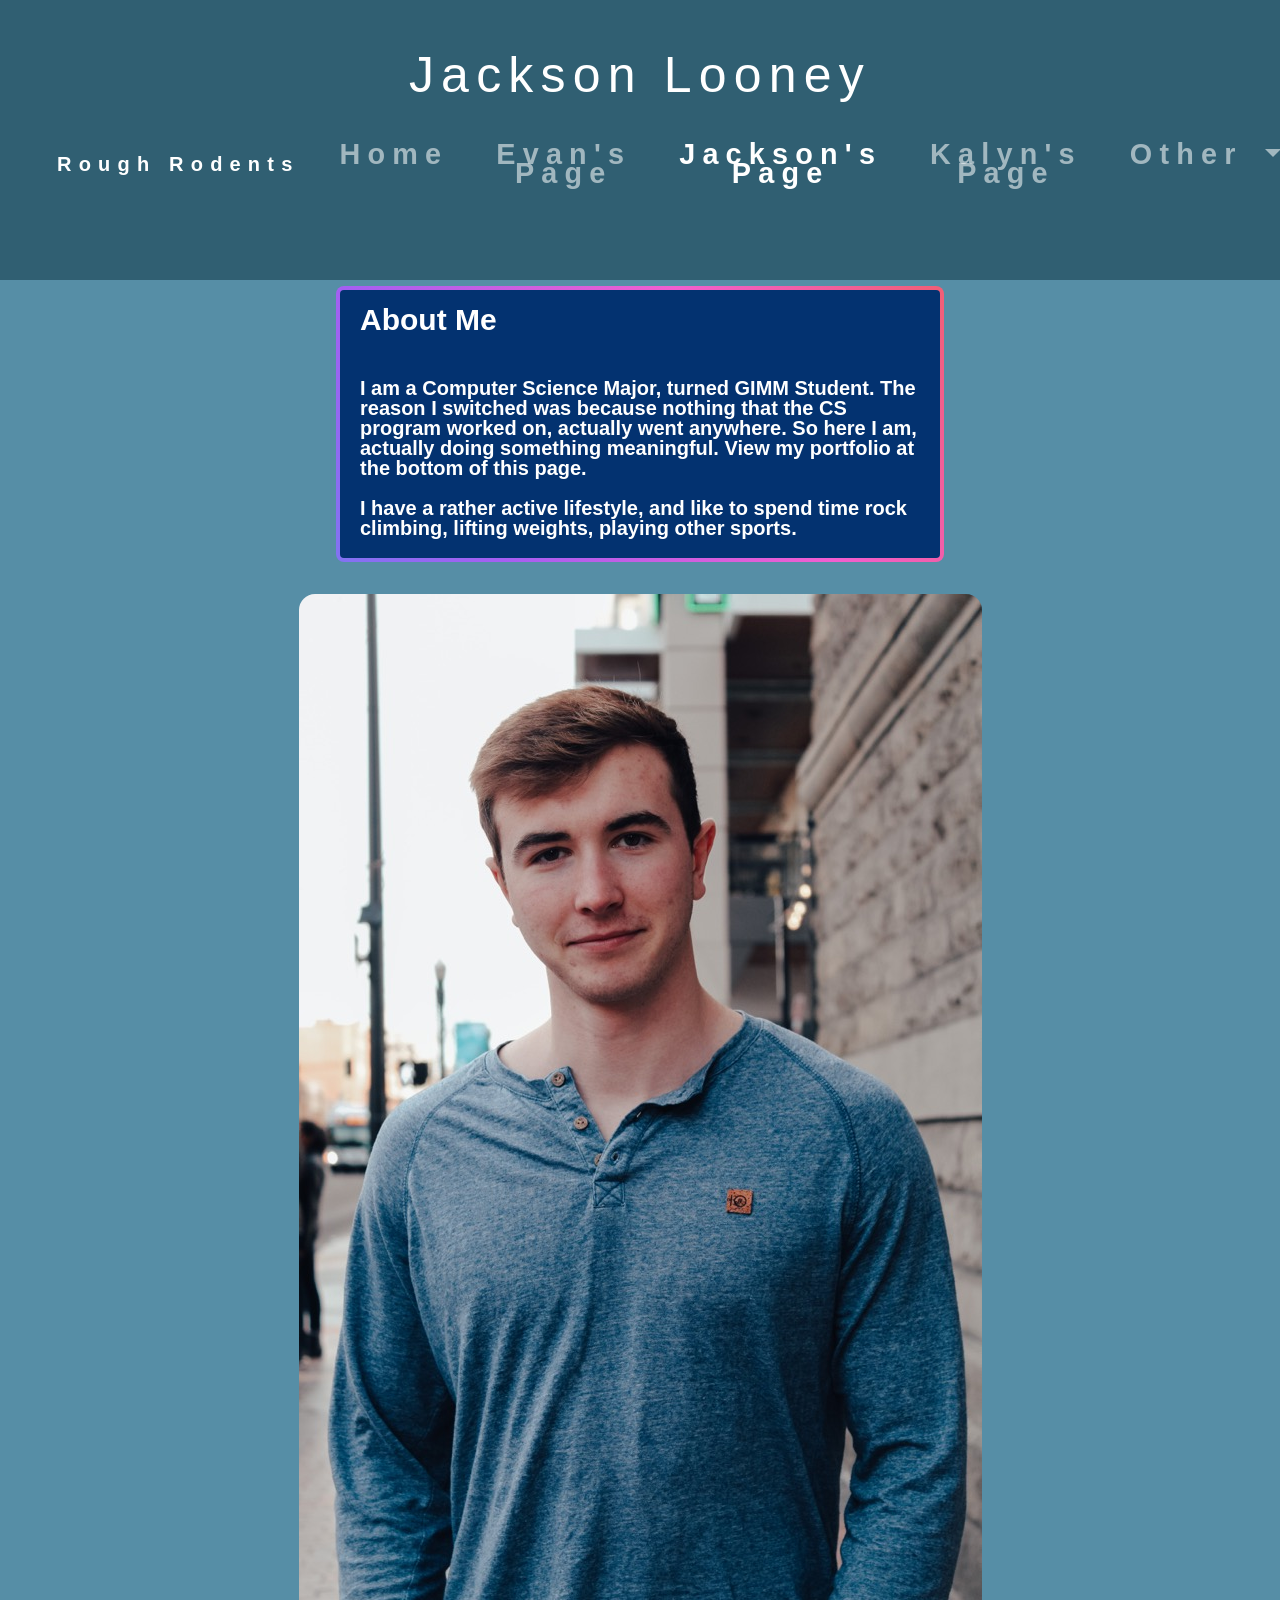
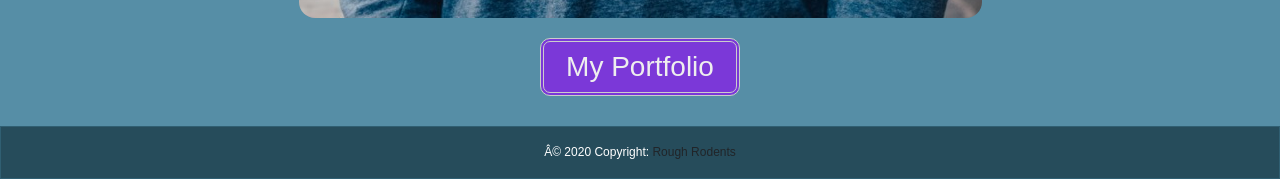
<file: Projects/MyCSS/jackson.html>
<!-- Jackson's Page -->
<!DOCTYPE html>
<html>

<head>
    <title>Jackson's Personal Page</title>
    <!--Bootstrap CSS link-->
    <link href="https://cdn.jsdelivr.net/npm/bootstrap@5.1.3/dist/css/bootstrap.min.css" rel="stylesheet"
        integrity="sha384-1BmE4kWBq78iYhFldvKuhfTAU6auU8tT94WrHftjDbrCEXSU1oBoqyl2QvZ6jIW3" crossorigin="anonymous">
    <!--Local CSS pages-->
    <link rel="stylesheet" type="text/css" href="css/style.css">
</head>

<body>
    <header class="main-header">
        <h1>Jackson Looney</h1>
        <nav class="navbar navbar-expand-lg navbar-dark">
            <div class="container-fluid">
              <a class="navbar-brand" href="index.html">Rough Rodents</a>
              <button class="navbar-toggler" type="button" data-bs-toggle="collapse" data-bs-target="#navbarSupportedContent" aria-controls="navbarSupportedContent" aria-expanded="false" aria-label="Toggle navigation">
                <span class="navbar-toggler-icon"></span>
              </button>
              <div class="collapse navbar-collapse" id="navbarSupportedContent">
                <ul class="navbar-nav me-auto mb-2 mb-lg-0">
                  <li class="nav-item">
                    <a class="nav-link p-4" aria-current="page" href="index.html">Home</a>
                  </li>
                  <li class="nav-item p-3">
                    <a class="nav-link" href="evan.html">Evan's Page</a>
                  </li>
                  <li class="nav-item p-3">
                    <a class="nav-link active" href="jackson.html">Jackson's Page</a>
                  </li>
                  <li class="nav-item p-3">
                    <a class="nav-link" href="kalyn.html">Kalyn's Page</a>
                  </li>
                  <li class="nav-item dropdown p-3">
                    <a class="nav-link dropdown-toggle" href="#" id="navbarDropdown" role="button" data-bs-toggle="dropdown" aria-expanded="false">
                      Other
                    </a>
                    <ul class="dropdown-menu" aria-labelledby="navbarDropdown">
                      <li><a class="dropdown-item" href="random.html">Random</a></li>
                      <!-- <li><a class="dropdown-item" href="#">Another action</a></li> -->
                      <li><hr class="dropdown-divider"></li>
                      <li><a class="dropdown-item" href="game.html">Snake Game</a></li>
                      <li><hr class="dropdown-divider"></li>
                      <li><a class="dropdown-item" href="style.html">Styles</a></li>
                    </ul>
                  </li>
                  <!-- <li class="nav-item">
                    <a class="nav-link disabled">Disabled</a>
                  </li> -->
                </ul>
                <!-- <form class="d-flex">
                  <input class="form-control me-2" type="search" placeholder="Search" aria-label="Search">
                  <button class="btn btn-outline-success" type="submit">Search</button>
                </form> -->
              </div>
            </div>
          </nav>
    </header>
    <main>
      <div class="container">
        <div class="gradient-border">
            <h3> About Me</h3>
            <br>
            <p id="inner-paragraph">I am a Computer Science Major, turned GIMM Student. The reason I switched was
                because nothing that the CS program
                worked on, actually went anywhere. So here I am, actually doing something meaningful. View my portfolio
                at the bottom of this page.<br><br> I have a rather
                active lifestyle, and like to spend time rock climbing, lifting weights,
                playing other sports.
            </p>
        </div>
        <img id="picture-rounding" src="images/jacksonPortrait.jpg" alt="picture of Jackson">
        <a href="https://sites.google.com/u.boisestate.edu/jacksonlooneyportfolio/home" target="_blank"><button class="btn-dark"
                id="buttonLink" type="button">My Portfolio</button></a>
              </div>
    </main>
    <div id="footer-pad">
      <footer class="text-center text-lg-start">
        <!-- Copyright -->
        <div class="text-center p-3" style="background-color: rgba(0, 0, 0, 0.2);">
          © 2020 Copyright:
          <a class="text-dark" href="https://docs.google.com/document/d/1muUz-Xt1h_OawAH27zSOBLQcyQDS-X3S/edit?usp=sharing&ouid=108735279164136127714&rtpof=true&sd=true">Rough Rodents</a>
        </div>
        <!-- Copyright -->
      </footer>
    </div>

    <!--Bootstrap Script Link-->
    <script src="https://cdn.jsdelivr.net/npm/bootstrap@5.1.3/dist/js/bootstrap.bundle.min.js"
        integrity="sha384-ka7Sk0Gln4gmtz2MlQnikT1wXgYsOg+OMhuP+IlRH9sENBO0LRn5q+8nbTov4+1p"
        crossorigin="anonymous"></script>
</body>

</html>
</file>
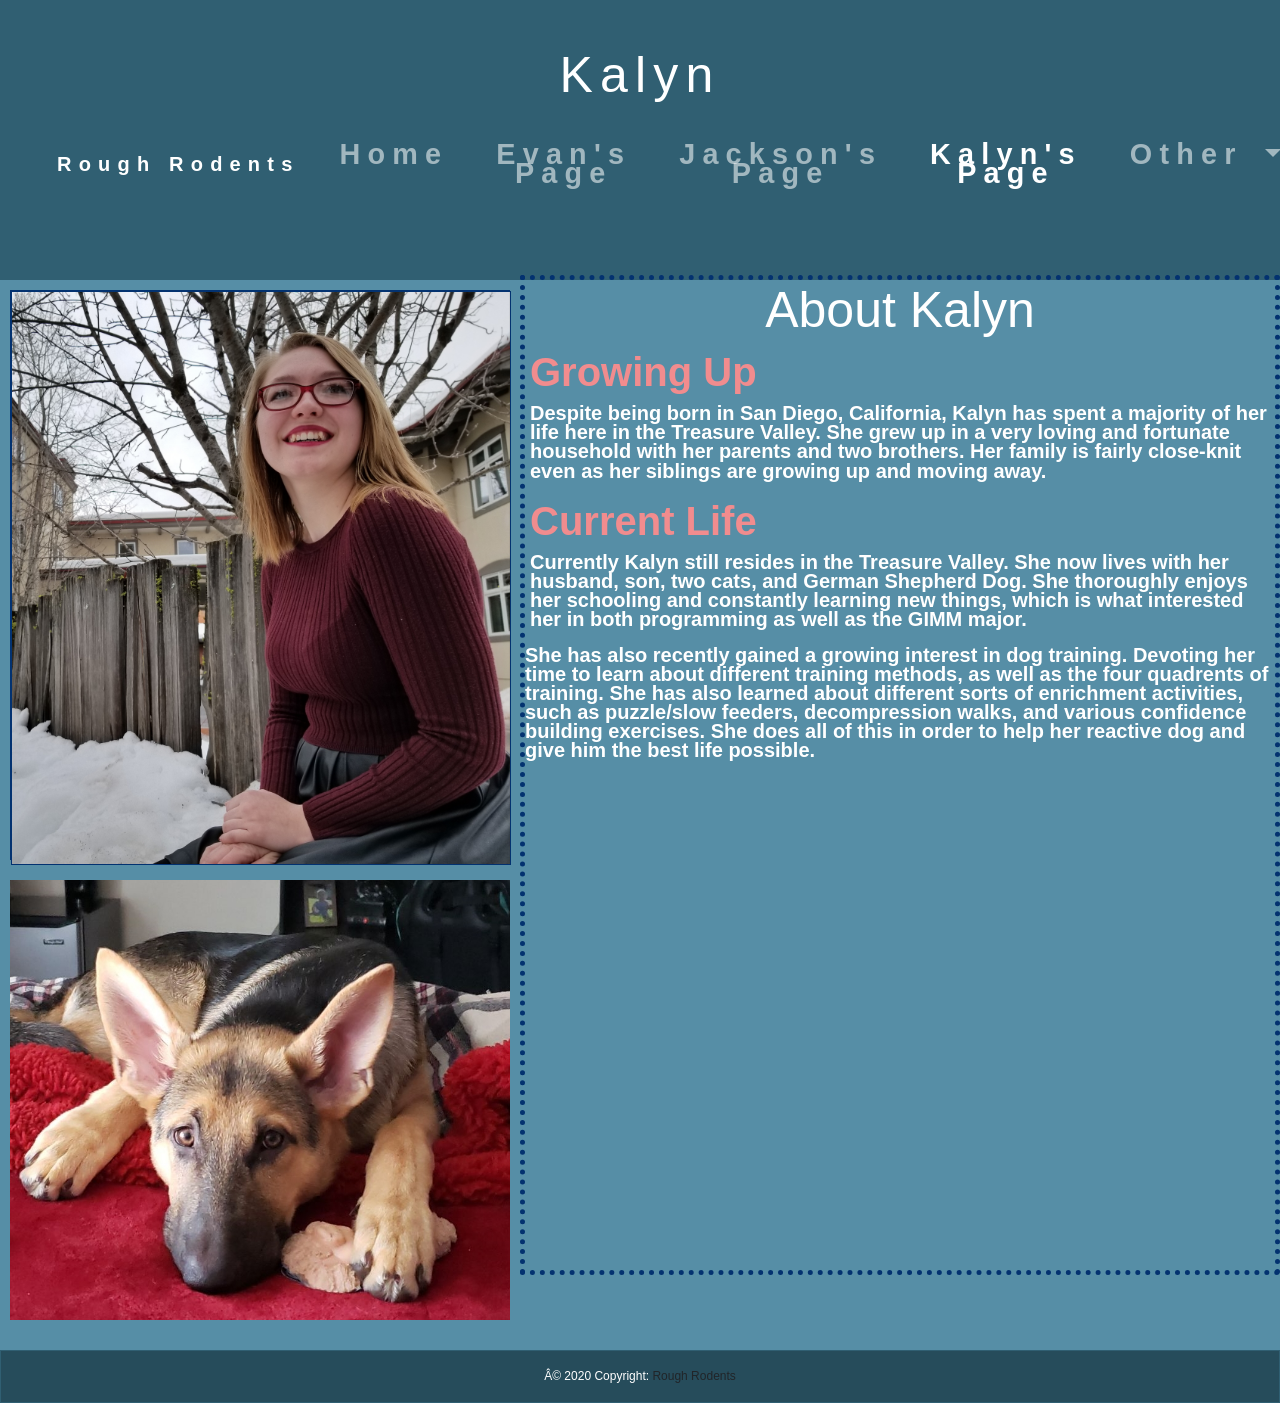
<file: Projects/MyCSS/kalyn.html>
<!-- Kalyn's Page -->

<!DOCTYPE html>
<html lang="en">

<head>
    <title>Kalyn's Personal Page</title>
    <!--Bootstrap CSS link-->
    <link href="https://cdn.jsdelivr.net/npm/bootstrap@5.1.3/dist/css/bootstrap.min.css" rel="stylesheet"
        integrity="sha384-1BmE4kWBq78iYhFldvKuhfTAU6auU8tT94WrHftjDbrCEXSU1oBoqyl2QvZ6jIW3" crossorigin="anonymous">
    <!--Local CSS pages-->
    <link rel="stylesheet" type="text/css" href="css/style.css">
</head>

<body>
    <header class="main-header">
        <h1>Kalyn</h1>
        <nav class="navbar navbar-expand-lg navbar-dark">
            <div class="container-fluid">
              <a class="navbar-brand" href="index.html">Rough Rodents</a>
              <button class="navbar-toggler" type="button" data-bs-toggle="collapse" data-bs-target="#navbarSupportedContent" aria-controls="navbarSupportedContent" aria-expanded="false" aria-label="Toggle navigation">
                <span class="navbar-toggler-icon"></span>
              </button>
              <div class="collapse navbar-collapse" id="navbarSupportedContent">
                <ul class="navbar-nav me-auto mb-2 mb-lg-0">
                  <li class="nav-item">
                    <a class="nav-link p-4" aria-current="page" href="index.html">Home</a>
                  </li>
                  <li class="nav-item p-3">
                    <a class="nav-link" href="evan.html">Evan's Page</a>
                  </li>
                  <li class="nav-item p-3">
                    <a class="nav-link" href="jackson.html">Jackson's Page</a>
                  </li>
                  <li class="nav-item p-3">
                    <a class="nav-link active" href="kalyn.html">Kalyn's Page</a>
                  </li>
                  <li class="nav-item dropdown p-3">
                    <a class="nav-link dropdown-toggle" href="#" id="navbarDropdown" role="button" data-bs-toggle="dropdown" aria-expanded="false">
                      Other
                    </a>
                    <ul class="dropdown-menu" aria-labelledby="navbarDropdown">
                      <li><a class="dropdown-item" href="random.html">Random</a></li>
                      <!-- <li><a class="dropdown-item" href="#">Another action</a></li> -->
                      <li><hr class="dropdown-divider"></li>
                      <li><a class="dropdown-item" href="game.html">Snake Game</a></li>
                      <li><hr class="dropdown-divider"></li>
                      <li><a class="dropdown-item" href="style.html">Styles</a></li>
                    </ul>
                  </li>
                  <!-- <li class="nav-item">
                    <a class="nav-link disabled">Disabled</a>
                  </li> -->
                </ul>
                <!-- <form class="d-flex">
                  <input class="form-control me-2" type="search" placeholder="Search" aria-label="Search">
                  <button class="btn btn-outline-success" type="submit">Search</button>
                </form> -->
              </div>
            </div>
          </nav>
    </header>

    <main>
      
        <div class="flip-card">
            <div class="flip-card-inner">
                <div class="flip-card-front">
                    <img src="images/Kalyn.jpg" id="kalyn-image" alt="Picture of team member Kalyn Mitchell">
                </div>
                <div class="flip-card-back">
                    <h2>Kalyn Mitchell</h2>
                    <p>Full time GIMM student. </p>
                    <p>When not doing homework she</p>
                    <p>enjoys spending time with her</p>
                    <p>family as well as training her</p>
                    <p>german shepherd dog.</p>
                </div>
            </div>
        </div>

        <br>

        <div id="jsImage">
        </div>
        <div style="top: 200px;">
        <article>
            
            <div id="kalyn-border" class="kalyn-animation">
                <h1>About Kalyn</h1>
                <h2 class="kalyn-padding kalyn-animation">Growing Up</h2>
                <p class="kalyn-padding">Despite being born in San Diego, California, Kalyn has spent a majority of her
                    life here in the
                    Treasure Valley. She grew up in a very loving and fortunate household with her parents and two
                    brothers. Her family is fairly close-knit even as her siblings are growing up and moving away. </p>
                <h2 class="kalyn-padding kalyn-animation">Current Life</h2>
                <p class="kalyn-padding">Currently Kalyn still resides in the Treasure Valley. She now lives with her
                    husband, son, two cats, and German Shepherd Dog. She thoroughly enjoys her schooling and constantly
                    learning
                    new things, which is what interested her in both programming as well as the GIMM major.</p>
                <p>She has also recently gained a growing interest in dog training. Devoting her time to learn about
                    different training methods, as well as
                    the four quadrents of training. She has also learned about different sorts of enrichment activities,
                    such as puzzle/slow feeders,
                    decompression walks, and various confidence building exercises. She does all of this in order to
                    help her reactive dog and give him the best life possible.
                </p>
            </div>
        </article>
      </div>
    </main>

    <div id="footer-pad">
      <footer class="text-center text-lg-start">
        <!-- Copyright -->
        <div class="text-center p-3" style="background-color: rgba(0, 0, 0, 0.2);">
          © 2020 Copyright:
          <a class="text-dark" href="https://docs.google.com/document/d/1muUz-Xt1h_OawAH27zSOBLQcyQDS-X3S/edit?usp=sharing&ouid=108735279164136127714&rtpof=true&sd=true">Rough Rodents</a>
        </div>
        <!-- Copyright -->
      </footer>
    </div>

    <script>
        let img = document.createElement("img");
        img.src = "images/BumiOnBed.jpg";


        let div = document.getElementById("jsImage");
        div.appendChild(img);
        img.setAttribute("style", "width:500px");
    </script>

    <!--Bootstrap Script Link-->
    <script src="https://cdn.jsdelivr.net/npm/bootstrap@5.1.3/dist/js/bootstrap.bundle.min.js"
        integrity="sha384-ka7Sk0Gln4gmtz2MlQnikT1wXgYsOg+OMhuP+IlRH9sENBO0LRn5q+8nbTov4+1p"
        crossorigin="anonymous"></script>
</body>

</html>
</file>
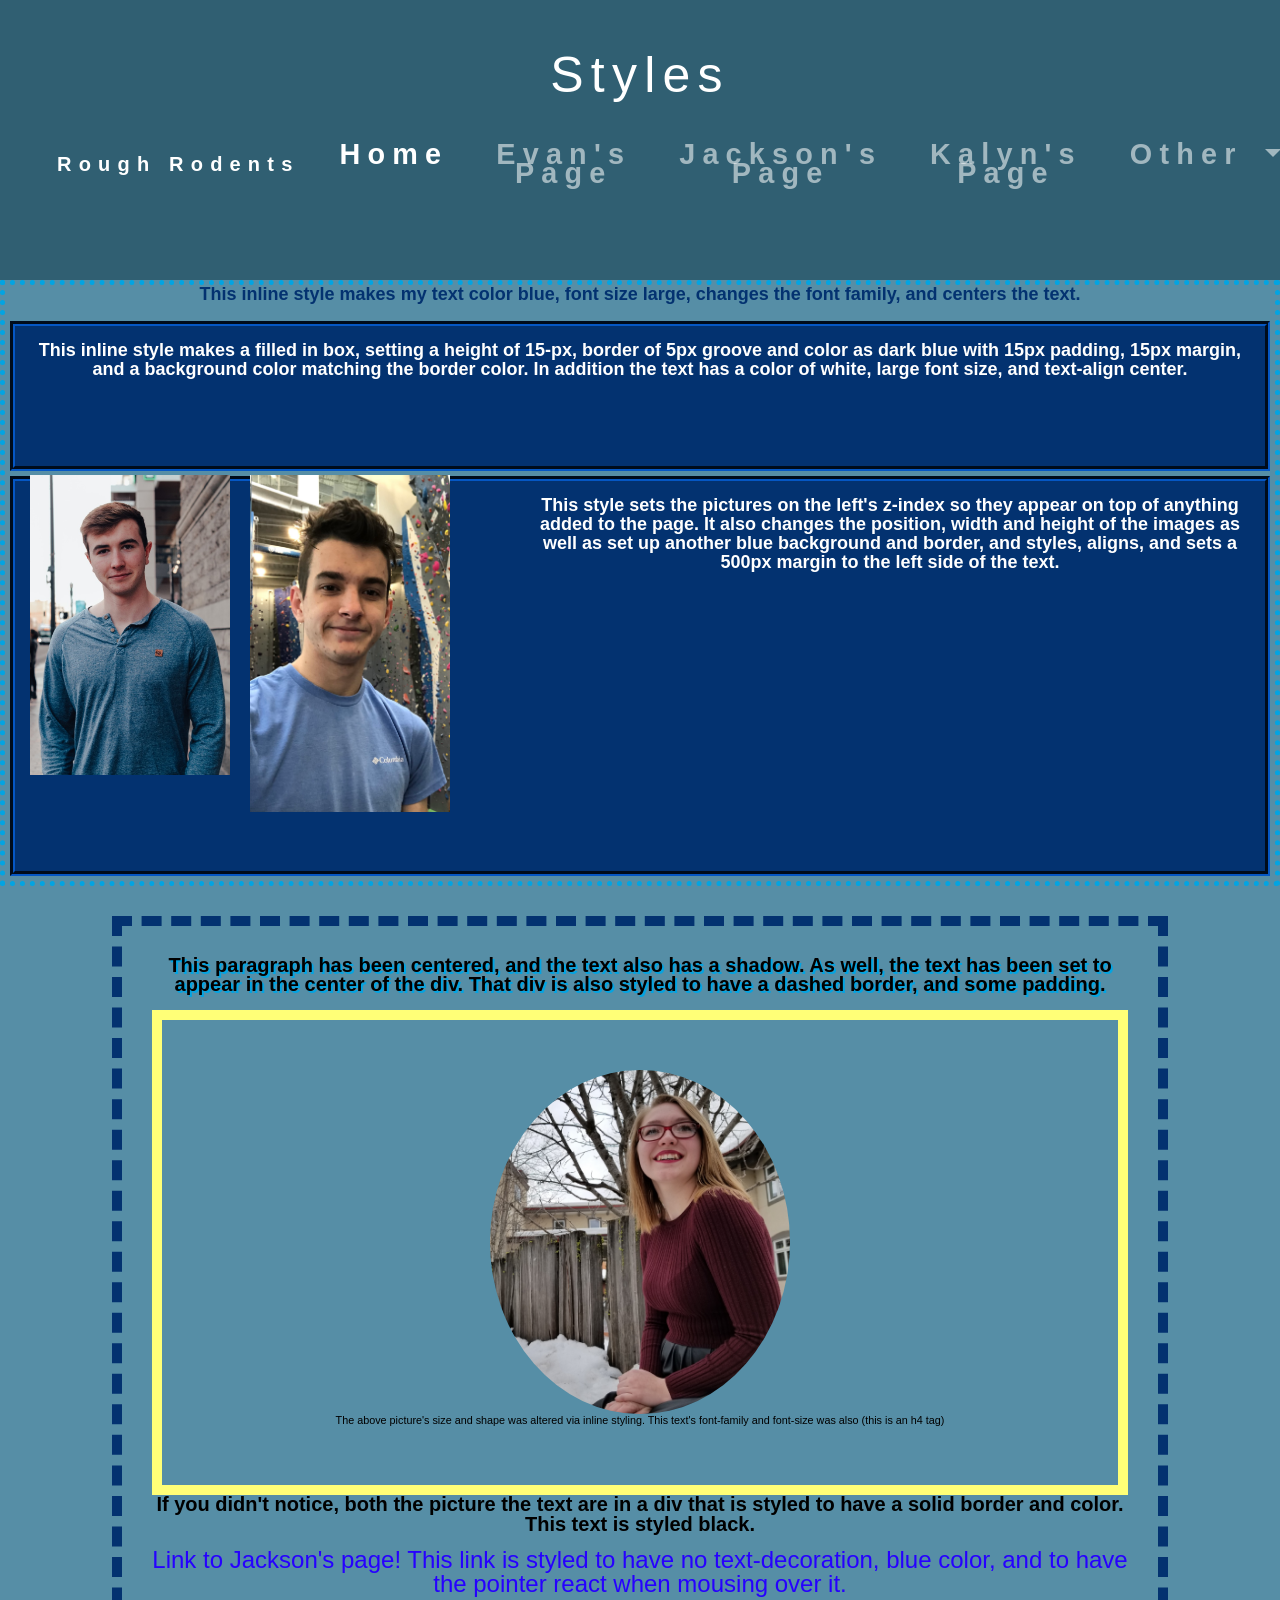
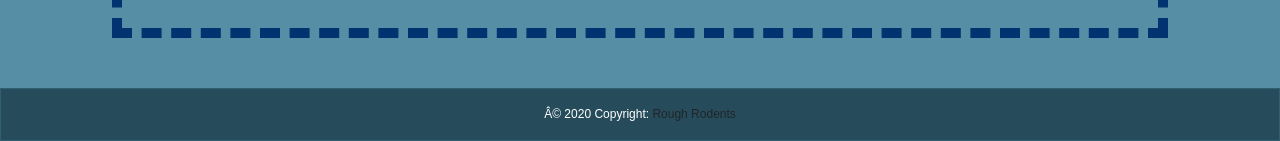
<file: Projects/MyCSS/style.html>
<!DOCTYPE html>
<!-- Style.html. inline changing of elements on the page.
-->
<html>

<head>
    <title>Inline style changing</title>
    <!--Bootstrap CSS link-->
    <link href="https://cdn.jsdelivr.net/npm/bootstrap@5.1.3/dist/css/bootstrap.min.css" rel="stylesheet"
        integrity="sha384-1BmE4kWBq78iYhFldvKuhfTAU6auU8tT94WrHftjDbrCEXSU1oBoqyl2QvZ6jIW3" crossorigin="anonymous">
    <!--Local CSS pages-->
    <link rel="stylesheet" type="text/css" href="css/style.css">
</head>

<body>
    <header class="main-header">
        <h1>Styles</h1>
        <nav class="navbar navbar-expand-lg navbar-dark">
            <div class="container-fluid">
              <a class="navbar-brand" href="index.html">Rough Rodents</a>
              <button class="navbar-toggler" type="button" data-bs-toggle="collapse" data-bs-target="#navbarSupportedContent" aria-controls="navbarSupportedContent" aria-expanded="false" aria-label="Toggle navigation">
                <span class="navbar-toggler-icon"></span>
              </button>
              <div class="collapse navbar-collapse" id="navbarSupportedContent">
                <ul class="navbar-nav me-auto mb-2 mb-lg-0">
                  <li class="nav-item">
                    <a class="nav-link active p-4" aria-current="page" href="index.html">Home</a>
                  </li>
                  <li class="nav-item p-3">
                    <a class="nav-link" href="evan.html">Evan's Page</a>
                  </li>
                  <li class="nav-item p-3">
                    <a class="nav-link" href="jackson.html">Jackson's Page</a>
                  </li>
                  <li class="nav-item p-3">
                    <a class="nav-link" href="kalyn.html">Kalyn's Page</a>
                  </li>
                  <li class="nav-item dropdown p-3">
                    <a class="nav-link dropdown-toggle" href="#" id="navbarDropdown" role="button" data-bs-toggle="dropdown" aria-expanded="false">
                      Other
                    </a>
                    <ul class="dropdown-menu" aria-labelledby="navbarDropdown">
                      <li><a class="dropdown-item" href="random.html">Random</a></li>
                      <!-- <li><a class="dropdown-item" href="#">Another action</a></li> -->
                      <li><hr class="dropdown-divider"></li>
                      <li><a class="dropdown-item" href="game.html">Snake Game</a></li>
                      <li><hr class="dropdown-divider"></li>
                      <li><a class="dropdown-item" href="style.html">Styles</a></li>
                    </ul>
                  </li>
                  <!-- <li class="nav-item">
                    <a class="nav-link disabled">Disabled</a>
                  </li> -->
                </ul>
                <!-- <form class="d-flex">
                  <input class="form-control me-2" type="search" placeholder="Search" aria-label="Search">
                  <button class="btn btn-outline-success" type="submit">Search</button>
                </form> -->
              </div>
            </div>
          </nav>
    </header>
    <div class="">
    <!--Kalyn's Inline Styles-->
    <div style="border: 5px #02a4e2 dotted;">
        <!--Creates an inline style of a border that is 5 pixels, a blue color, and dotted-->
        <p
            style="color: #033270; font-size: large; font-family: 'Segoe UI', Tahoma, Geneva, Verdana, sans-serif; text-align: center;">
            This
            inline style makes my text color blue, font size large, changes the font family, and centers the text.</p>
        <div style="height: 150px; border: 5px groove #033270; padding: 15px; margin: 5px; background-color:#033270;">
            <p style="color: white; font-size: large; text-align: center;">This inline style makes a filled in box,
                setting a height of 15-px, border of 5px groove and color as
                dark blue with 15px padding, 15px margin, and a background color matching the border color. In addition
                the text has a color of white, large font size, and text-align center.</p>
        </div>
        <img src="images/jacksonPortrait.jpg"
            style="position: absolute; left: 30px; top: 475px; width: 200px; height: auto; z-index: 0;">
        <img src="images/EvanImage.jpg"
            style="position: absolute; left: 250px; top: 475px; width: 200px; height: auto; z-index: 0;">
        <div style="height: 400px; border: 5px groove #033270; padding: 15px; margin: 5px; background-color:#033270;">
            <p style="color: white; font-size: large; margin-left: 500px; text-align: center;">This style sets the
                pictures on the left's
                z-index so they appear on top of anything added to the page. It also changes the position, width and
                height of the images
                as well as set up another blue background and border, and styles, aligns, and sets a 500px margin to the
                left side of the text.
            </p>
        </div>
    </div>
    <!-- Bootstrap container -->
    <div class="container">
    <!-- Jackson's Inline styling -->
    <div style="padding: 30px;">
        <div style="border: 10px #033270 dashed; padding:30px; margin: auto; text-align: center;">
            <p style=" text-shadow: 2px 2px #02a4e2; color: black;">
                This paragraph has been centered, and the text also has a shadow. As well, the text has been set to
                appear in the
                center of the div. That div is also styled to have a dashed border, and some padding.</p>

            <div style="align-items: left; padding: 50px; border: 10px rgb(255, 255, 119) solid;">
                <img style="width: 300px; height: auto; border-radius: 50%;" src="images/Kalyn.jpg"
                    alt="Picture of Kalyn">
                <h4 style="font-family: 'Franklin Gothic Medium', 'Arial Narrow', Arial, sans-serif; font-size: 0.9em;">
                    The above picture's size
                    and shape was altered via inline styling. This text's font-family and font-size was also (this is an
                    h4 tag)</h4>

            </div>
            <p style="color: black;">If you didn't notice, both the picture the text are in a div that is styled to have
                a solid border and color. This text is styled black.</p>

            <a style="font-size: 2em; text-decoration: none; color:rgb(38, 0, 255); cursor: pointer;"
                href="jackson.html">Link to Jackson's page! This link is styled to have no text-decoration, blue color,
                and to have the pointer react when mousing over it.</a>

        </div>
    </div>
  </div>
    <!-- Evan's Inline styling -->



    <div id="footer-pad">
      <footer class="text-center text-lg-start">
        <!-- Copyright -->
        <div class="text-center p-3" style="background-color: rgba(0, 0, 0, 0.2);">
          © 2020 Copyright:
          <a class="text-dark" href="https://docs.google.com/document/d/1muUz-Xt1h_OawAH27zSOBLQcyQDS-X3S/edit?usp=sharing&ouid=108735279164136127714&rtpof=true&sd=true">Rough Rodents</a>
        </div>
        <!-- Copyright -->
      </footer>
    </div>

    <!--Bootstrap Script Link-->
    <script src="https://cdn.jsdelivr.net/npm/bootstrap@5.1.3/dist/js/bootstrap.bundle.min.js"
        integrity="sha384-ka7Sk0Gln4gmtz2MlQnikT1wXgYsOg+OMhuP+IlRH9sENBO0LRn5q+8nbTov4+1p"
        crossorigin="anonymous"></script>
</body>

</html>
</file>
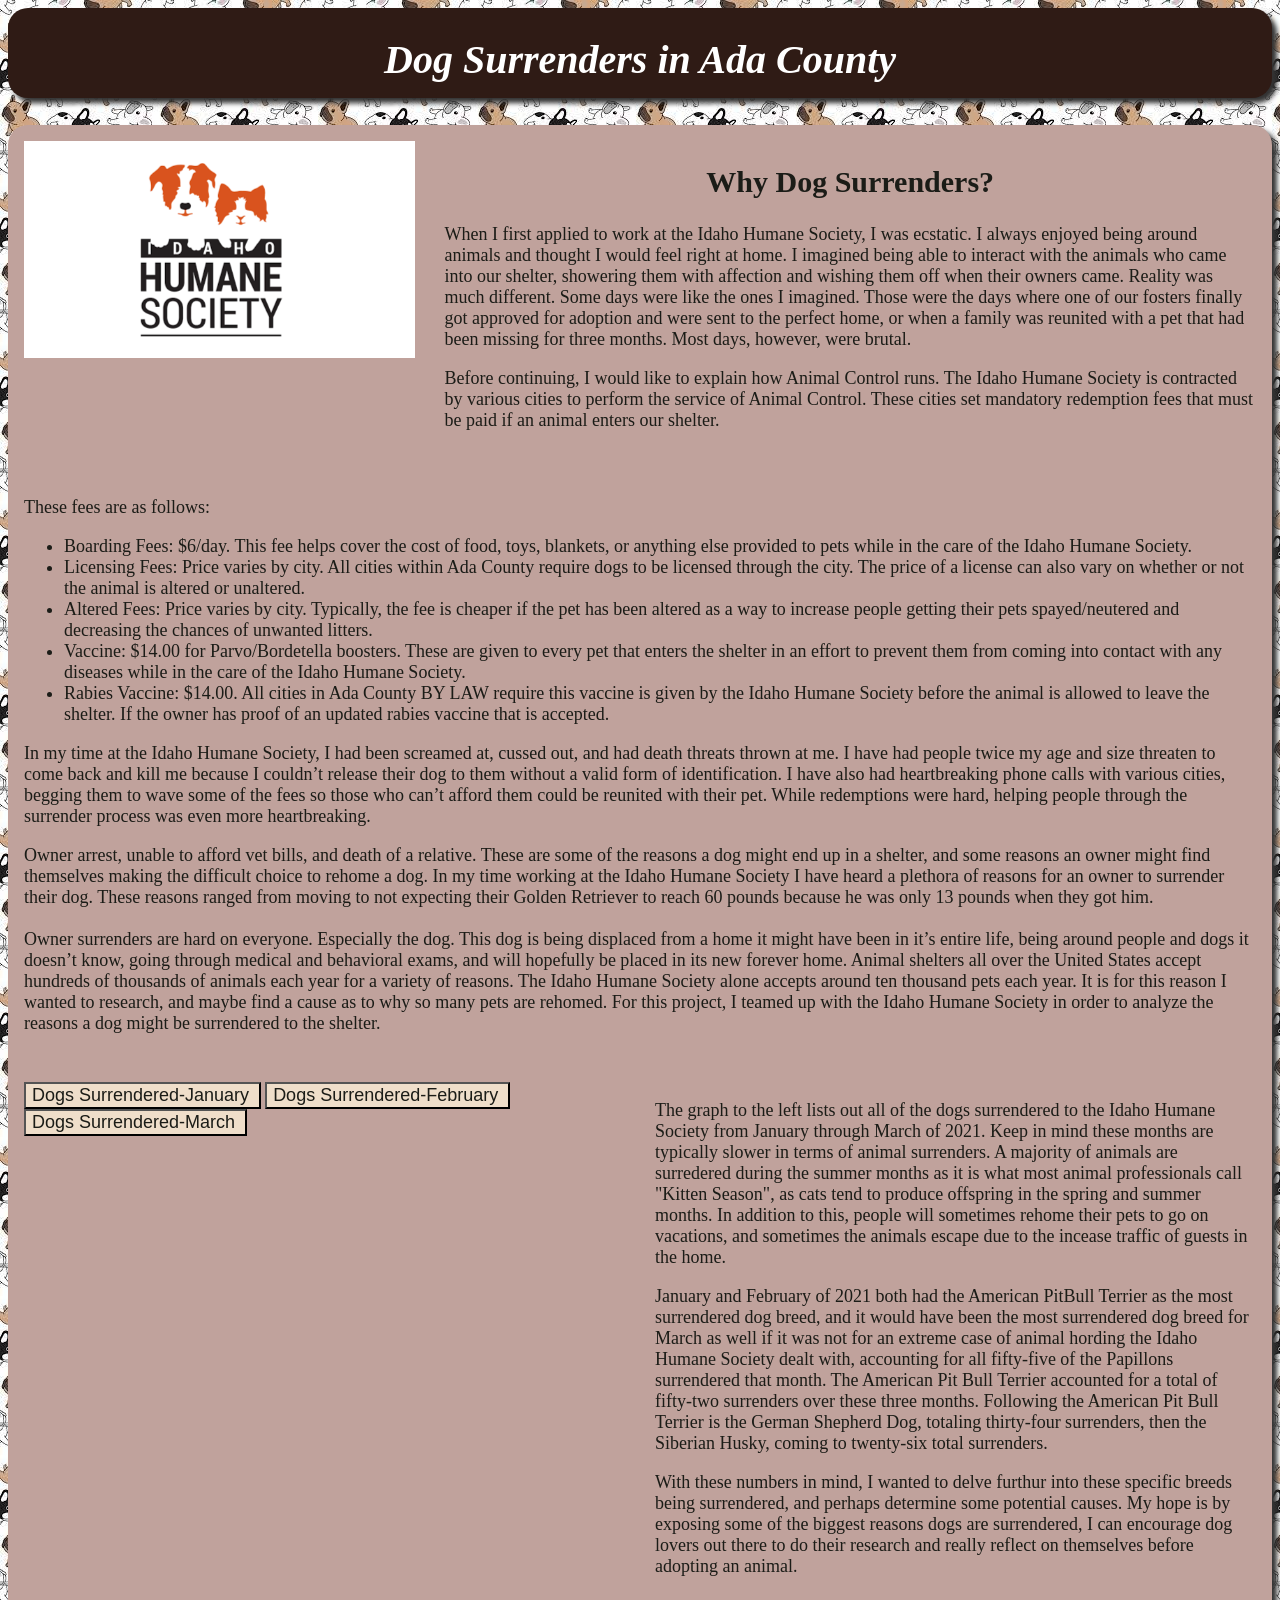
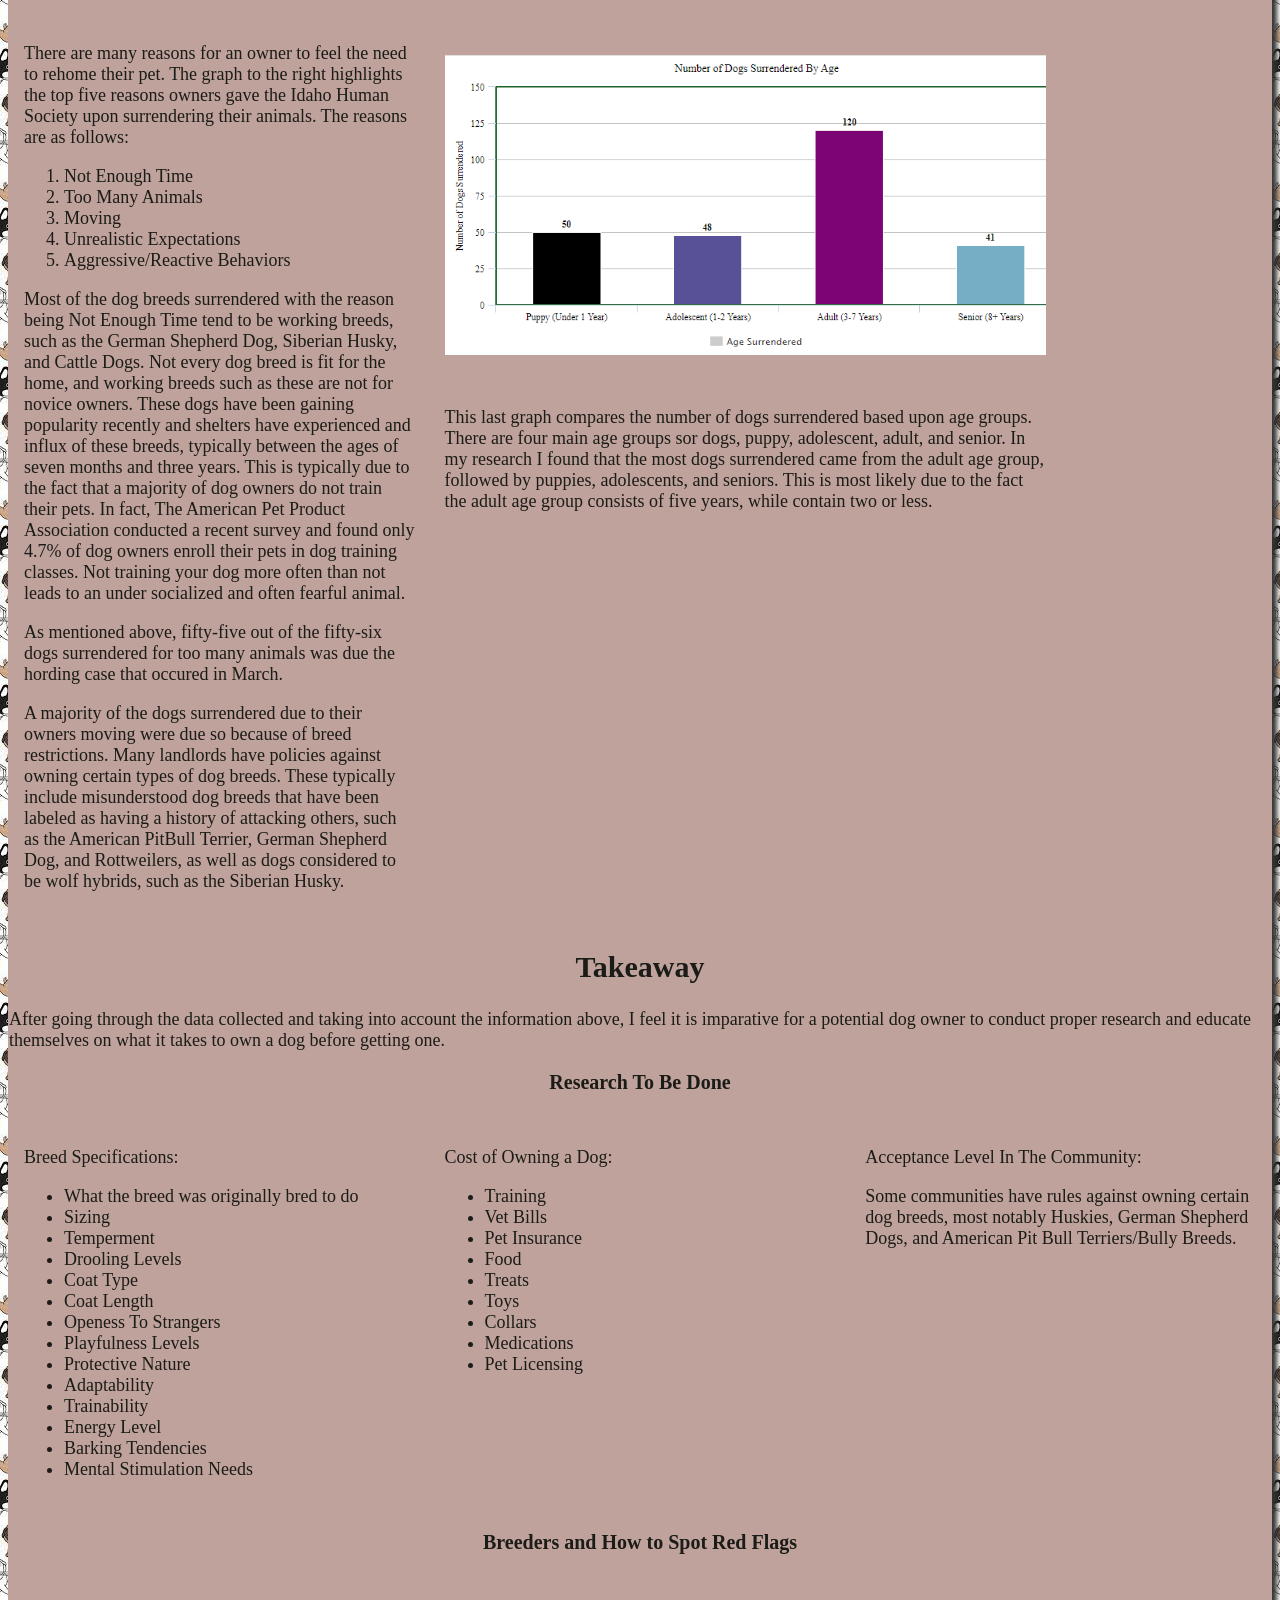
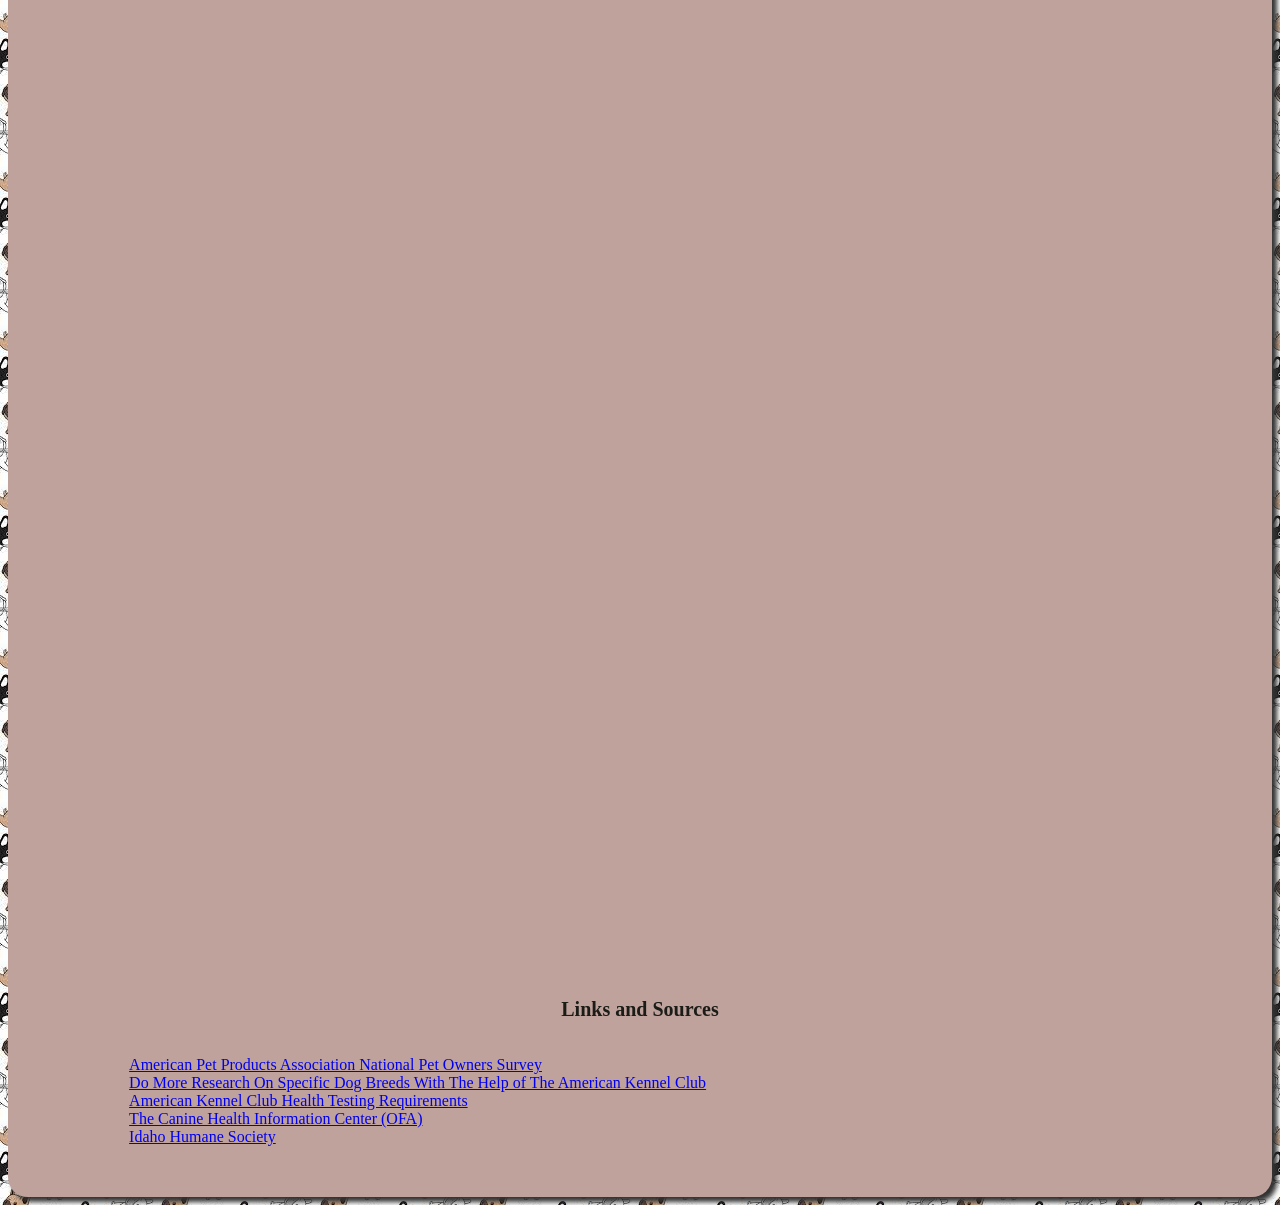
<file: Projects/MobileNarrative/Html/MobileNarrative.html>
<!DOCTYPE html>
<html>

<head>
  <title>Mobile Narrative</title>
  <meta name='viewport' content='width=device-width, initial-scale=1.0'>
  <link rel="stylesheet" href="../Styles/styles.css">

  <!-- Load d3.js -->
  <script src="https://d3js.org/d3.v4.js"></script>

</head>

<body>
  <div class="banner">
    <h1>Dog Surrenders in Ada County</h1>
  </div>
  <div class="pageBackground">
    <div class="row">
      <div class="col-4">
        <img src="../Images/IHSLogo.png" alt="Idaho Humane Society Logo" />
      </div>
      <div class="col-8">
        <!--Introduction text-->
        <h2>Why Dog Surrenders?</h2>
        <p>When I first applied to work at the Idaho Humane Society, I was ecstatic. I always enjoyed being around
          animals and thought I would feel right at home. I imagined being able to interact with the animals who came
          into our shelter, showering them with affection and wishing them off when their owners came. Reality was much
          different. Some days were like the ones I imagined. Those were the days where one of our fosters finally got
          approved for adoption and were sent to the perfect home, or when a family was reunited with a pet that had
          been missing for three months. Most days, however, were brutal.
        </p>
        <p>
          Before continuing, I would like to explain how Animal Control runs. The Idaho Humane Society is contracted by
          various cities to perform the service of Animal Control. These cities set mandatory redemption fees that must
          be paid if an animal enters our shelter.
        </p>
      </div>
      <div class="col-12">
        <p>These fees are as follows:</p>
        <ul>
          <li>Boarding Fees: $6/day. This fee helps cover the cost of food, toys, blankets, or anything else provided
            to pets while in the care of the Idaho Humane Society.</li>
          <li>Licensing Fees: Price varies by city. All cities within Ada County require dogs to be licensed through
            the city. The price of a license can also vary on whether or not the animal is altered or unaltered. </li>
          <li>Altered Fees: Price varies by city. Typically, the fee is cheaper if the pet has been altered as a way
            to increase people getting their pets spayed/neutered and decreasing the chances of unwanted litters.
          </li>
          <li>Vaccine: $14.00 for Parvo/Bordetella boosters. These are given to every pet that enters the shelter in
            an effort to prevent them from coming into contact with any diseases while in the care of the Idaho Humane
            Society.</li>
          <li>Rabies Vaccine: $14.00. All cities in Ada County BY LAW require this vaccine is given by the Idaho
            Humane Society before the animal is allowed to leave the shelter. If the owner has proof of an updated
            rabies vaccine that is accepted. </li>
        </ul>
        <p>
          In my time at the Idaho Humane Society, I had been screamed at, cussed out, and had death threats thrown at
          me. I have had people twice my age and size threaten to come back and kill me because I couldn’t release their
          dog to them without a valid form of identification. I have also had heartbreaking phone calls with various
          cities, begging them to wave some of the fees so those who can’t afford them could be reunited with their pet.
          While redemptions were hard, helping people through the surrender process was even more heartbreaking.
        </p>
        <p>
          Owner arrest, unable to afford vet bills, and death of a relative. These are some of the reasons a dog might
          end up in a shelter, and some reasons an owner might find themselves making the difficult choice to rehome a
          dog. In my time working at the Idaho Humane Society I have heard a plethora of reasons for an owner to
          surrender their dog. These reasons ranged from moving to not expecting their Golden Retriever to reach 60
          pounds because he was only 13 pounds when they got him.
          <br>
          <br>
          Owner surrenders are hard on everyone. Especially the dog. This dog is being displaced from a home it might
          have been in it’s entire life, being around people and dogs it doesn’t know, going through medical and
          behavioral exams, and will hopefully be placed in its new forever home. Animal shelters all over the United
          States accept hundreds of thousands of animals each year for a variety of reasons. The Idaho Humane Society
          alone accepts around ten thousand pets each year. It is for this reason I wanted to research, and maybe find a
          cause as to why so many pets are rehomed. For this project, I teamed up with the Idaho Humane Society in order
          to analyze the reasons a dog might be surrendered to the shelter.

        </p>
      </div>
    </div>
    <div class="row">
      <!-- First Graph Set up, number of surrenders by breed for jan-march-->
      <div class="col-6">
        <!--Buttons for bar graph-->
        <button onclick="update(data1)">Dogs Surrendered-January</button>
        <button onclick="update(data2)">Dogs Surrendered-February</button>
        <button onclick="update(data3)">Dogs Surrendered-March</button>
        <div id="totalData" class="overflow"></div>
      </div>
      <div class="col-6">
        <p>The graph to the left lists out all of the dogs surrendered to the Idaho Humane Society from January through
          March of 2021. Keep in mind these months are typically slower in terms of animal surrenders. A majority of
          animals are surredered during the summer months
          as it is what most animal professionals call "Kitten Season", as cats tend to produce offspring in the spring
          and summer months. In addition to this, people will sometimes rehome their pets to go on vacations, and
          sometimes the animals escape due to the incease traffic of guests in the home.</p>
        <p>January and February of 2021 both had the American PitBull Terrier as the most surrendered dog breed, and it
          would have been the most surrendered dog breed for March as well
          if it was not for an extreme case of animal hording the Idaho Humane Society dealt with, accounting for all
          fifty-five of the Papillons surrendered that month. The American Pit Bull Terrier accounted for a total of
          fifty-two surrenders over these three months.
          Following the American Pit Bull Terrier is the German Shepherd Dog, totaling thirty-four surrenders, then the
          Siberian Husky, coming to twenty-six total surrenders.
        </p>
        <p>With these numbers in mind, I wanted to delve furthur into these specific breeds being surrendered, and
          perhaps determine some potential causes. My hope is by exposing some of the biggest reasons dogs are
          surrendered, I can encourage dog lovers out there to do their research and
          really reflect on themselves before adopting an animal.</p>
      </div>
    </div>
    <div class="row">
      <div class="col-4">
        <p>There are many reasons for an owner to feel the need to rehome their pet. The graph to the right highlights
          the top five reasons owners gave the Idaho Human Society upon surrendering their animals.
          The reasons are as follows:
        </p>
        <ol>
          <li>Not Enough Time</li>
          <li>Too Many Animals</li>
          <li>Moving</li>
          <li>Unrealistic Expectations</li>
          <li>Aggressive/Reactive Behaviors</li>
        </ol>
        <p>Most of the dog breeds surrendered with the reason being Not Enough Time tend to be working breeds, such as
          the German Shepherd Dog, Siberian Husky, and Cattle Dogs.
          Not every dog breed is fit for the home, and working breeds such as these are not for novice owners. These
          dogs have been gaining popularity recently and shelters have experienced
          and influx of these breeds, typically between the ages of seven months and three years.
          This is typically due
          to the fact that a majority of dog owners do not train their pets. In fact, The American Pet Product
          Association conducted a recent survey and found only 4.7% of dog owners enroll their
          pets in dog training classes. Not training your dog
          more often than not leads to an under socialized and often fearful animal.
        </p>
        <p>As mentioned above, fifty-five out of the fifty-six dogs surrendered for too many animals was due the hording
          case that occured in March.</p>
        <p>A majority of the dogs surrendered due to their owners moving were due so because of breed restrictions. Many
          landlords have policies against owning certain types
          of dog breeds. These typically include misunderstood dog breeds that have been labeled as having a history of
          attacking others, such as the American
          PitBull Terrier, German Shepherd Dog, and Rottweilers, as well as
          dogs considered to be wolf hybrids, such as the Siberian Husky.
        </p>
      </div>
      <div class="col-8">
        <div id="surrenderData" class="overflow"></div>
      </div>
      <div class="row">
        <div class="col-6">
          <img src="../Images/graph.png">
        </div>
        <div class="col-6">
          <p>This last graph compares the number of dogs surrendered based upon age groups. There are four main age
            groups sor dogs, puppy, adolescent, adult, and senior.
            In my research I found that the most dogs surrendered came from the adult age group, followed by puppies,
            adolescents, and seniors. This is most likely due to the fact
            the adult age group consists of five years, while contain two or less.
          </p>
        </div>
      </div>
      <div>
        <h2>Takeaway</h2>
        <p>After going through the data collected and taking into account the information above, I feel it is imparative
          for a potential dog owner to conduct proper research
          and educate themselves on what it takes to own a dog before getting one.
        </p>
        <h3>Research To Be Done</h3>
        <div class="row">
          <div class="col-4">
            <p>Breed Specifications: </p>
            <ul>
              <li>What the breed was originally bred to do</li>
              <li>Sizing</li>
              <li>Temperment</li>
              <li>Drooling Levels</li>
              <li>Coat Type</li>
              <li>Coat Length</li>
              <li>Openess To Strangers</li>
              <li>Playfulness Levels</li>
              <li>Protective Nature</li>
              <li>Adaptability</li>
              <li>Trainability</li>
              <li>Energy Level</li>
              <li>Barking Tendencies</li>
              <li>Mental Stimulation Needs</li>
            </ul>
          </div>
          <div class="col-4">
            <p>Cost of Owning a Dog: </p>
            <ul>
              <li>Training</li>
              <li>Vet Bills</li>
              <li>Pet Insurance</li>
              <li>Food</li>
              <li>Treats</li>
              <li>Toys</li>
              <li>Collars</li>
              <li>Medications</li>
              <li>Pet Licensing</li>
            </ul>
          </div>
          <div class="col-4">
            <p>Acceptance Level In The Community: </p>
            <p>Some communities have rules against owning certain dog breeds, most notably Huskies, German Shepherd
              Dogs,
              and American Pit Bull Terriers/Bully Breeds.</p>
          </div>
        </div>
        <h3>Breeders and How to Spot Red Flags</h3>
        <iframe class="video" src="https://www.youtube.com/embed/xfndet6Hivo" title="YouTube video player"
          frameborder="0"
          allow="accelerometer; autoplay; clipboard-write; encrypted-media; gyroscope; picture-in-picture"
          allowfullscreen></iframe>
      </div>
    </div>
    <h3>Links and Sources</h3>
    <div class="row">
      <div class="col-1"></div>
      <div class="col-10">
        <a href=https://www.americanpetproducts.org/pubs_survey.asp>American Pet Products Association National Pet
          Owners
          Survey</a>
        <br>
        <a
          href=https://www.akc.org/?utm_source=google&utm_medium=cpc&utm_campaign=20200413_akc-rev_responsivesearchad1&utm_content=CoreBrand_AKC&utm_term=akc&gclid=EAIaIQobChMIobLttcG_9AIVxCtMCh203wKhEAAYASAAEgIFYvD_BwE>Do
          More Research On Specific Dog Breeds With The Help of The American Kennel Club</a>
        <br>
        <a
          href="https://www.akc.org/breeder-programs/breed-health-testing-requirements/herding-group-health-testing-requirements/">American
          Kennel Club Health Testing Requirements</a>
        <br>
        <a href="https://www.ofa.org/">The Canine Health Information Center (OFA)</a>
        <br>
        <a href="https://idahohumanesociety.org/">Idaho Humane Society</a>
      </div>
      <div class="col-1"></div>
    </div>


    <!-- First bar graph, shows number of dogs surrendered by months jan-march-->
    <script>

      // Data set for jan
      var data1 = [
        { group: "Australian Cattle Dog", value: 4 },
        { group: "Australian Shepherd", value: 6 },
        { group: "Border Collie", value: 8 },
        { group: "Boxer", value: 4 },
        { group: "Bulldog", value: 2 },
        { group: "Chiuahua", value: 6 },
        { group: "Coonhound", value: 1 },
        { group: "Dobermann", value: 1 },
        { group: "French Bulldog", value: 1 },
        { group: "German Shepherd Dog", value: 11 },
        { group: "Golden Retriever", value: 4 },
        { group: "Labrador Retriever", value: 9 },
        { group: "Papillon", value: 2 },
        { group: "Pomeranian", value: 3 },
        { group: "Pug", value: 2 },
        { group: "Rottweiler", value: 1 },
        { group: "Siberian Huskey", value: 9 },
        { group: "Terrier, American PitBull", value: 21 },
      ];

      //Data for feb
      var data2 = [
        { group: "Australian Cattle Dog", value: 2 },
        { group: "Australian Shepherd", value: 1 },
        { group: "Border Collie", value: 1 },
        { group: "Cane Corso", value: 1 },
        { group: "Chiuahua", value: 8 },
        { group: "German Shepherd Dog", value: 12 },
        { group: "Labrador Retriever", value: 11 },
        { group: "Pomeranian", value: 1 },
        { group: "Siberian Huskey", value: 12 },
        { group: "Terrier, American PitBull", value: 14 },
      ];

      //Data for march
      var data3 = [
        { group: "Australian Cattle Dog", value: 9 },
        { group: "Belgin Malinois", value: 1 },
        { group: "Border Collie", value: 2 },
        { group: "Boxer", value: 1 },
        { group: "Cattle Dog", value: 2 },
        { group: "Chiuahua", value: 5 },
        { group: "French Bulldog", value: 1 },
        { group: "German Shepherd Dog", value: 11 },
        { group: "Papillon", value: 55 },
        { group: "Siberian Huskey", value: 5 },
        { group: "Terrier, American PitBull", value: 17 },
      ];

      // set the dimensions and margins of the graph
      var margin = { top: 30, right: 30, bottom: 90, left: 80 },
        width = 700 - margin.left - margin.right,
        height = 500 - margin.top - margin.bottom;

      // append the svg object to the body of the page
      var svg = d3.select("#totalData")
        .append("svg")
        .attr("width", width + margin.left + margin.right)
        .attr("height", height + margin.top + margin.bottom)
        .append("g")
        .attr("transform",
          "translate(" + margin.left + "," + margin.top + ")");

      //Title
      svg.append("text")
        .attr("x", 175)
        .attr("y", -10)
        .attr("font-size", 20)
        .attr("color", "#1b1c17")
        .text("Number of Dog Surrenders by Breed");

      //X axis title
      svg.append("text")
        .attr("x", 200)
        .attr("y", 460)
        .attr("font-size", 20)
        .attr("color", "#1b1c17")
        .text("Dog Breed");

      //Y axis titles
      svg.append("text")
        .attr("x", -300)
        .attr("y", -30)
        .attr("transform", "translate(0)rotate(-90)")
        .attr("font-size", 20)
        .attr("color", "#1b1c17")
        .text("Number of Surrenders");

      // Initialize the X axis
      var x = d3.scaleBand()
        .range([0, width])
        .padding(0.2);
      var xAxis = svg.append("g")
        .attr("transform", "translate(0," + height + ")")

      // Initialize the Y axis
      var y = d3.scaleLinear()
        .range([height, 0]);
      var yAxis = svg.append("g")
        .attr("class", "myYaxis")


      // A function that create / update the plot for a given variable:
      function update(data) {

        // Update the X axis
        x.domain(data.map(function (d) { return d.group; }))
        xAxis.call(d3.axisBottom(x)).selectAll("text")
          .attr("transform", "translate(-10,0)rotate(-25)")
          .style("text-anchor", "end");

        // Update the Y axis
        y.domain([0, d3.max(data, function (d) { return d.value })]);
        yAxis.transition().duration(1000).call(d3.axisLeft(y));

        // Create the u variable
        var u = svg.selectAll("rect")
          .data(data)

        u
          .enter()
          .append("rect") // Add a new rect for each new elements
          .merge(u) // get the already existing elements as well
          .transition() // and apply changes to all of them
          .duration(1000)
          .attr("x", function (d) { return x(d.group); })
          .attr("y", function (d) { return y(d.value); })
          .attr("width", x.bandwidth())
          .attr("height", function (d) { return height - y(d.value); })
          .attr("fill", "#33511c")

        // If less group in the new dataset, I delete the ones not in use anymore
        u
          .exit()
          .remove()
      }

      // Initialize the plot with the first dataset
      update(data1)

    </script>
    <br>
    <br>

    <!--Second graph, Tree map shows number of dogs surrendered and for what-->

    <script>

      // set the dimensions and margins of the graph
      var margin = { top: 10, right: 10, bottom: 20, left: 10 },
        width = 1000 - margin.left - margin.right,
        height = 800 - margin.top - margin.bottom;

      // append the svg object to the body of the page
      var svg2 = d3.select("#surrenderData")
        .append("svg")
        .attr("width", width + margin.left + margin.right)
        .attr("height", height + margin.top + margin.bottom)
        .append("g")
        .attr("transform",
          "translate(" + margin.left + "," + margin.top + ")");

      // read json data
      //d3.json("https://raw.githubusercontent.com/holtzy/D3-graph-gallery/master/DATA/data_dendrogram_full.json", function(data) {

      let data = {
        "children": [
          {
            "name": "Unrealistic Expectations", //Data for dogs surrendered for unrealistic expectations
            "children": [
              {
                "name": "Australian Cattle Dog",
                "value": 4,
              },
              {
                "name": "Australian Shepherd",
                "value": 4,
              },
              {
                "name": "Siberian husky",
                "value": 8,
              },
              {
                "name": "Pit Bull",
                "value": 3,
              },
              {
                "name": "German Shepherd Dog",
                "value": 13,
              },
              {
                "name": "Collie",
                "value": 2,
              },
              {
                "name": "Labrador",
                "value": 4,
              },
              {
                "name": "Cattle Dog",
                "value": 2,
              }
            ],
          },
          {
            "name": "Aggressive/Reactive Behaviors",
            "children": [
              {
                "name": "Rottweiler",
                "value": 1,
              },
              {
                "name": "Pit Bull",
                "value": 1,
              },
              {
                "name": "Chihuahua",
                "value": 4,
              },
              {
                "name": "Dobermann",
                "value": 1,
              },
              {
                "name": "German Shepherd",
                "value": 1,
              },
              {
                "name": "Aussie Cattle Dog",
                "value": 1,
              },
              {
                "name": "Belgian Mal",
                "value": 1,
              }
            ],
          },
          {
            "name": "Moving",
            "children": [
              {
                "name": "Aussie Cattle Dog",
                "value": 1,
              },
              {
                "name": "Boxer",
                "value": 1,
              },
              {
                "name": "German Shepherd",
                "value": 9,
              },
              {
                "name": "Terrier, American Pit Bull",
                "value": 18,
              },
              {
                "name": "Chihuahua",
                "value": 2,
              },
              {
                "name": "Labrador",
                "value": 4,
              },
              {
                "name": "Siberian Husky",
                "value": 7,
              },
              {
                "name": "Collie",
                "value": 1,
              },
              {
                "name": "Hound",
                "value": 1,
              },
              {
                "name": "Pug",
                "value": 2,
              },
            ],
          },
          {
            "name": "Not Enough Time",
            "children": [
              {
                "name": "Australian Cattle Dog",
                "value": 7,
              },
              {
                "name": "Border Collie",
                "value": 5,
              },
              {
                "name": "Chihuahua",
                "value": 8,
              },
              {
                "name": "German Shepherd Dog",
                "value": 10,
              },
              {
                "name": "Terrier American Pit Bull",
                "value": 22,
              },
              {
                "name": "Siberian Husky",
                "value": 11,
              },
              {
                "name": "Labrador",
                "value": 11,
              },
              {
                "name": "Australian Shepherd",
                "value": 3,
              },
              {
                "name": "Boxer",
                "value": 3,
              },
              {
                "name": "Golden Retriever",
                "value": 2,
              },
              {
                "name": "Pomeranian",
                "value": 1,
              },
            ],
          },
          {
            "name": "Too Many Animals",
            "children": [
              {
                "name": "Papillon",
                "value": 55,
              },
              {
                "name": "Chihuahua",
                "value": 1,
              },
            ],
          },
        ],
        "name": "CEO"
      }

      // Give the data to this cluster layout:
      var root = d3.hierarchy(data).sum(function (d) { return d.value }) // Here the size of each leave is given in the 'value' field in input data

      // Then d3.treemap computes the position of each element of the hierarchy
      d3.treemap()
        .size([width, height])
        .paddingTop(28)
        .paddingRight(7)
        .paddingInner(5)      // Padding between each rectangle
        //.paddingOuter(6)
        //.padding(20)
        (root)

      // prepare a color scale
      var color = d3.scaleOrdinal()
        .domain(["Unrealistic Expectations", "Aggressive/Reactive Behaviors", "Moving", "Not Enough Time", "Too Many Animals"])
        .range(["#a03c08", "#166334", "#3f2b25", "#868a95", "#984634"])

      // And a opacity scale
      var opacity = d3.scaleLinear()
        .domain([10, 30])
        .range([.5, 1])

      // use this information to add rectangles:
      svg2
        .selectAll("rect")
        .data(root.leaves())
        .enter()
        .append("rect")
        .attr('x', function (d) { return d.x0; })
        .attr('y', function (d) { return d.y0; })
        .attr('width', function (d) { return d.x1 - d.x0; })
        .attr('height', function (d) { return d.y1 - d.y0; })
        .style("stroke", "black")
        .style("fill", function (d) { return color(d.parent.data.name) })
        .style("opacity", function (d) { return opacity(d.data.value) })

      // and to add the text labels
      svg2
        .selectAll("text")
        .data(root.leaves())
        .enter()
        .append("text")
        .attr("x", function (d) { return d.x0 + 5 })    // +10 to adjust position (more right)
        .attr("y", function (d) { return d.y0 + 12 })    // +20 to adjust position (lower)
        .text(function (d) { return d.data.name.replace('mister_', '') })
        .attr("font-size", "10")
        .attr("fill", "white")

      // and to add the text labels
      svg2
        .selectAll("vals")
        .data(root.leaves())
        .enter()
        .append("text")
        .attr("x", function (d) { return d.x0 + 5 })    // +10 to adjust position (more right)
        .attr("y", function (d) { return d.y0 + 27 })    // +20 to adjust position (lower)
        .text(function (d) { return d.data.value })
        .attr("font-size", "auto")
        .attr("fill", "white")

      // Add title for the 3 groups
      svg2
        .selectAll("titles")
        .data(root.descendants().filter(function (d) { return d.depth == 1 }))
        .enter()
        .append("text")
        .attr("x", function (d) { return d.x0 })
        .attr("y", function (d) { return d.y0 + 21 })
        .text(function (d) { return d.data.name })
        .attr("font-size", "15px")
        .attr("fill", function (d) { return color(d.data.name) })

      // Add title for the 3 groups
      svg2
        .append("text")
        .attr("x", 0)
        .attr("y", 14)    // +20 to adjust position (lower)
        .text("Five Most Common Reasons A Dog Was Surrendered")
        .attr("font-size", "20px")
        .attr("fill", "#1b1c17")

    //})
    </script>

    <script>

      // set the dimensions and margins of the graph
      var margin = { top: 10, right: 20, bottom: 30, left: 50 },
        width = 500 - margin.left - margin.right,
        height = 420 - margin.top - margin.bottom;

      // append the svg object to the body of the page
      var svg3 = d3.select("#my_dataviz")
        .append("svg")
        .attr("width", width + margin.left + margin.right)
        .attr("height", height + margin.top + margin.bottom)
        .append("g")
        .attr("transform",
          "translate(" + margin.left + "," + margin.top + ")");

      //Read the data
      d3.csv("https://raw.githubusercontent.com/holtzy/data_to_viz/master/Example_dataset/4_ThreeNum.csv", function (data) {

        // Add X axis
        var x = d3.scaleLinear()
          .domain([0, 10000])
          .range([0, width]);
        svg3.append("g")
          .attr("transform", "translate(0," + height + ")")
          .call(d3.axisBottom(x));

        // Add Y axis
        var y = d3.scaleLinear()
          .domain([35, 90])
          .range([height, 0]);
        svg3.append("g")
          .call(d3.axisLeft(y));

        // Add a scale for bubble size
        var z = d3.scaleLinear()
          .domain([200000, 1310000000])
          .range([1, 40]);

        // Add dots
        svg3.append('g')
          .selectAll("dot")
          .data(data)
          .enter()
          .append("circle")
          .attr("cx", function (d) { return x(d.gdpPercap); })
          .attr("cy", function (d) { return y(d.lifeExp); })
          .attr("r", function (d) { return z(d.pop); })
          .style("fill", "#69b3a2")
          .style("opacity", "0.7")
          .attr("stroke", "black")

      })
    </script>
</body>

</html>
</file>
<file: style.css>
/* Color Scheme

Black Chocolate - 1E2019
Apricot - F7C4A5
Pine Green - 037971
Jazzberry Jam - 961D4E
Twilight Lavender - 754668

*/


.nav {
    font-size: 20px;
    letter-spacing: 2px;
    padding-top: 15px;
}

.nav a {
    padding-right: 50px;
    color: white;
    text-decoration: none;
}

.nav a:hover {
    color: #961D4E;
}

.mission-text {
    font-size: 30px;
    letter-spacing: 2px;
    padding-top: 50px;
    border: 3px solid rgb(150, 29, 78);
    padding: 3px;
}

.center {
    text-align: center;
}

.background-dark {
    background-color: #1E2019;
    color: white;
    padding: 20px;
}

.background-peach {
    background-color: #F7C4A5;
    color: white;
}

.space {
    padding-top: 100px;
    padding-bottom: 100px;
}

.text-overlay {
    color: #6b6b6b;
    position: absolute;
    top: 60%;
    right: 35%;
    height: 100%;
}

.img-text-left {
    background-color: #6b6b6b;
    color: rgb(216, 216, 216);
    text-align: center;
    position: absolute;
    top: 0%;
    width: 30%;
    height: 100%;
}

.img-text-box {
    background-color: #6b6b6b;
    color: rgb(216, 216, 216);
    top: 0%;
    right: 0%;
    width: 100%;
    height: 100%;
}

.container-text-overlay {
    position: relative;
    text-align: center;
    color: white;
}

.img-border {
    border: 3px solid rgb(150, 29, 78);
    padding: 5px;
}

.text-box {
    background: #6b6b6b;
    color: rgb(216, 216, 216);
    margin: 10px;
    width:100%;
    height: 100%;
}

.text-box h1 {
    color:rgb(216, 216, 216);
    font-size: 15px;
    padding: 10px;
    margin: 10px;
}

.text-box p {
    color:rgb(216, 216, 216);
    font-size: 12px;
    margin: 10px;
}

.icon {
    float: left;
    width: 50px;
    height: 50px;
    margin: 5px;
}

h1 {
    font-size: 150px;
    letter-spacing: 2px;
    text-align: center;
    color: #bebebe;
}

h2 {
    font-size: 50px;
    letter-spacing: 2px;
    color: #6b6b6b;
}
</file>
<file: Projects/MyCSS/css/style.css>
/** Grid system - https://www.w3schools.com/css/css_rwd_grid.asp **/
* {
  box-sizing: border-box;
}

/* For mobile phones: */
[class*="col-"] {
  width: 100%;
}

@media only screen and (min-width: 768px) {
  /* For desktop: */
  .col-1 {width: 8.33%;}
  .col-2 {width: 16.66%;}
  .col-3 {width: 25%;}
  .col-4 {width: 33.33%;}
  .col-5 {width: 41.66%;}
  .col-6 {width: 50%;}
  .col-7 {width: 58.33%;}
  .col-8 {width: 66.66%;}
  .col-9 {width: 75%;}
  .col-10 {width: 83.33%;}
  .col-11 {width: 91.66%;}
  .col-12 {width: 100%;}
}

[class*="col-"] {
  float: left;
  padding: 15px;
}

.row::after {
  content: "";
  clear: both;
  display: table;
}

/** Overflow (for tables) - https://www.w3schools.com/howto/howto_css_table_responsive.asp **/
.overflow {
  overflow-x:auto;
}


  body{
    background-color: #568ea6;
    color:black;
    font-family: Arial, Helvetica, sans-serif;
    font-size:12px;
    font-weight: normal;
    line-height: 1.6em;
  margin:0;
  }
  

/* Jackson's css */
a{
    text-decoration: none;
    color:#fff;
    
  }

  
h3 {
  padding: 20px;
  line-height: 20px;
  font-size: 30px;
  font-weight: bold;
  color:#fff;
}

h4 {
  padding: 15 px;
  font-family: 'Segoe UI', Tahoma, Geneva, Verdana, sans-serif;
}

main {
  padding: 10px;
}

button {
  margin: auto;
  background-color: #7b38d8;
  border-radius: 10px;
  border: 4px double #cccccc;
  color: #eeeeee;
  text-align: center;
  font-size: 28px;
  padding: 20px;
  width: 200px;
  transition: all 0.5s;
  cursor: pointer;
}

#textBox {
  margin: auto;
  border-radius: 10px;
  border: 4px double #cccccc;
  color: #000000;
  text-align: center;
  font-size: 28px;
  padding: 20px;
  width: 400px;
  height: 60px;
}

#maxBox{
  margin: auto;
  border-radius: 10px;
  border: 4px double #cccccc;
  color: #000000;
  text-align: center;
  font-size: 28px;
  padding: 20px;
  width: 400px;
  height: 60px;
}

#minBox{
  margin: auto;
  border-radius: 10px;
  border: 4px double #cccccc;
  color: #000000;
  text-align: center;
  font-size: 28px;
  padding: 20px;
  width: 400px;
  height: 60px;
}

#output{
  background-color: #936cca;
  border-radius: 10px;
  border: 4px double #cccccc;
  color: #eeeeee;
  text-align: center;
  font-size: 28px;
  padding: 20px;
  width: 600px;
  
}

#numOutput{
  background-color: #936cca;
  border-radius: 10px;
  border: 4px double #cccccc;
  color: #eeeeee;
  text-align: center;
  font-size: 28px;
  padding: 20px;
  width: 600px;
  
}

  /* Creating a standard header across all pages*/
  .main-header{
    text-align:center;
    font-weight:800;
    font-family: 'Segoe UI', Tahoma, Geneva, Verdana, sans-serif;
    font-size:200%;
    letter-spacing: .3em;
    background-color: #305f72;
    color:White;
    padding:45px 45px 65px 45px;
  }
  
  .container{
    margin:auto;
  }
  
  
  /*Formatting for the navBar in the main header*/
  .navBar li{
    
    letter-spacing: .2em;
    list-style: none;
    padding: 30px 40px 0px 0px;
    float:right;
  }

  .navBar ul{
    text-decoration:none;
  }

  .navBar a:hover{
    color:#d3d3d3;
  }

  /* Custom class to animate div borders with a gradient */
  .gradient-border {
    margin: auto;
    --border-width: 4px;
    position: relative;
    justify-content: center;
    align-items: center;
     width: 600px;
    font-family: Lato, sans-serif;
    font-size: 1rem;
    line-height: 20px;
    color: white;
    background: #033270;
    border-radius: var(--border-width);
  }
    .gradient-border::after {
      position: absolute;
      content: "";
      top: calc(-1 * var(--border-width));
      left: calc(-1 * var(--border-width));
      z-index: -1;
      width: calc(100% + var(--border-width) * 2);
      height: calc(100% + var(--border-width) * 2);
      background: linear-gradient(
        60deg,
        hsl(224, 85%, 66%),
        hsl(269, 85%, 66%),
        hsl(314, 85%, 66%),
        hsl(359, 85%, 66%),
        hsl(44, 85%, 66%),
        hsl(89, 85%, 66%),
        hsl(134, 85%, 66%),
        hsl(179, 85%, 66%)
      );
      background-size: 300% 300%;
      background-position: 0 50%;
      border-radius: calc(2 * var(--border-width));
      animation: moveGradient 4s alternate infinite;
    }

  @keyframes moveGradient {
    50% {
      background-position: 100% 50%;
    }
  }

  /* Two custom Ids */
  #inner-paragraph {
    padding: 0px 20px 20px 20px;
  }

  #picture-rounding {
    padding: 20px;
    border-radius: 3em;
    display: block;
    margin: auto;
    
  }

  #buttonLink {
    display: block;
    margin:auto;
    padding: 15px;
  }

  #footer-pad{
    padding-top: 20px;
  }

/* Kalyn*/
/*Step two, five-ten different style properties that target the entire webpage*/
h1 {
  color: white;
  font-size: 50px;
  text-align: center;
  text-emphasis: bold;
}

h2{
  color:#f18c8e;
  font-size: 40px;
  font-weight: bolder;
}

p {
  color: #ffffff;
  font-size: 20px;
  font-weight: bold;
}

table {
  border: 1px dotted #033270;
}

footer {
  border: 1px solid #305f72;
  background-color: #305f72;
  color: white;
  text-align: center;
}

img {
  width: auto;
  height: auto;
}
/*Evan whole page styles*/

ol{
  border: solid black;
  border-radius: 10px;
}

li{
  font-size: larger;
}


div{
  font-family: 'Segoe UI', Tahoma, Geneva, Verdana, sans-serif;
}

html{
  border:transparent;
}

/*Custom class that targets only Kalyn's page*/
/*container for image*/
/* The flip card container - set the width and height to whatever you want. We have added the border property to demonstrate that the flip itself goes out of the box on hover (remove perspective if you don't want the 3D effect */
.flip-card {
  background-color: transparent;
  width: 500px;
  height: 570px;
  border: 1px solid #033270;
  perspective: 1000px; /* Remove this if you don't want the 3D effect */
}

/* This container is needed to position the front and back side */
.flip-card-inner {
  position: relative;
  width: 100%;
  height: 100%;
  text-align: center;
  transition: transform 0.8s;
  transform-style: preserve-3d;
}

/* Do an horizontal flip when you move the mouse over the flip box container */
.flip-card:hover .flip-card-inner {
  transform: rotateY(180deg);
}

/* Position the front and back side */
.flip-card-front, .flip-card-back {
  position: absolute;
  width: 100%;
  height: 100%;
  -webkit-backface-visibility: hidden; /* Safari */
  backface-visibility: hidden;
}

/* Style the front side (fallback if image is missing) */
.flip-card-front {
  background-color: #bbb;
  color: black;
}

/* Style the back side */
.flip-card-back {
  background-color: #033270;
  color: #dbb7f3;
  transform: rotateY(180deg);
}

.kalyn-padding{
  padding-left: 5px;
}

/*Custom IDs that targets only Kalyn's page*/
#kalyn-image {
  width: 500px;
  height: auto;
  border: 1px solid #033270;
}

#kalyn-border {
  border: 5px dotted #033270;
  position:absolute;
  top: 275px;
  left: 520px;
  height: 1000px;
  width: auto;
}

canvas {
  box-shadow: black 20px 10px 50px;
}

.canvas-align{
  margin:0px;
  padding: 0px;
  display: flex;
  flex-direction: column;
  justify-content: center;
  align-items: center;
}

/*Kalyn's animation*/
@keyframes border-change {
  0% {border-color: #033270; color:#033270;}
  50% {border-color: #66105E; color:#66105E}
  100% {border-color: #1b4172; color:#1b4172}
}

.kalyn-animation {
  animation-name: border-change;
  animation-duration: 10s;
  animation-iteration-count: infinite;
}

/* Evan page targets*/
#EvanScale{
  width: 400px;
  height: auto;
  border-style: solid;
  border-color: rgb(0, 0, 0);
  border-width: 5px;
  border-radius: 10px;
}
#evanBio{
  border-style: solid;
  border-radius: 10px;
  border-color: black;
  border-width: 5px;
  padding:4px;
}
.evanText{
  font-size: 30px;
  line-height: 40px;
  font-family: 'Segoe UI', Tahoma, Geneva, Verdana, sans-serif;
  margin: 10px;
}
.evanTitle{
  color:#220649;
  
}

/* Evan Animation */

@keyframes border-color {
  0% {border-color: #3b0370; color:#3b0370;}
  50% {border-color: #c03481; color:#c03481}
  100% {border-color: #3b0370; color:#3b0370}
}

.evan-animation {
  animation-name: border-color;
  animation-duration: 6s;
  animation-iteration-count: infinite;
}

/*Team combined declaration syntax tag selectors*/
img.team-page{
  width: 500px;
  height: 600px;
}

p#design {
  background-color: #033270;
  text-align: center;
  padding: 5px;
  border-radius: 15px;
}

body.border{
  border: 5px solid #033270;
}

#balloonId{
  color:white;
  font-size: 100px;
  line-height: 100px;
}
</file>
<file: Projects/MobileNarrative/Styles/styles.css>
/** Grid system - https://www.w3schools.com/css/css_rwd_grid.asp **/
* {
	box-sizing: border-box;
}

/* For mobile phones: */
[class*="col-"] {
	width: 100%;
}
 
  @media only screen and (min-width: 768px) {
	/* For desktop: */
	.col-1 {width: 8.33%;}
	.col-2 {width: 16.66%;}
	.col-3 {width: 25%;}
	.col-4 {width: 33.33%;}
	.col-5 {width: 41.66%;}
	.col-6 {width: 50%;}
	.col-7 {width: 58.33%;}
	.col-8 {width: 66.66%;}
	.col-9 {width: 75%;}
	.col-10 {width: 83.33%;}
	.col-11 {width: 91.66%;}
	.col-12 {width: 100%;}
}

[class*="col-"] {
	float: left;
	padding: 15px;
	/*border: 1px solid red;*/
}

.row::after {
	content: "";
	clear: both;
	display: table;
}

/** Image - https://www.w3schools.com/css/css_rwd_grid.asp **/   
img {
	max-width: 100%;
	height: auto;
}

/** Overflow (for tables) - https://www.w3schools.com/howto/howto_css_table_responsive.asp **/
.overflow {
	overflow-x:auto;
}

/* HTML Styling */
html {
	background-image: url(../Images/puppyBackground.jfif);
}

h1{
    text-align: center;
    font-size: 40px;
    font-style: bold;
    font-style: italic;
    color: white;
	padding-bottom: 15px;
    font-family: 'Times New Roman', Times, serif;
}

h2{
    text-align: center;
    font-style: bold;
	font-size: 30px;
    color: #1b1c17;
    font-family: 'Times New Roman', Times, serif;
}

h3{
    text-align: center;
    font-style: bold;
	font-size: 20px;
    color: #1b1c17;
    font-family: 'Times New Roman', Times, serif;
}

p{
    text-align:left;
    font-size: large;
    color: #1b1c17;
    font-family: 'Times New Roman', Times, serif;
}

li{
	color: #1b1c17;
	font-size: large;
}

table{
	border: 1px solid black;
}

button{
	font-size: large;
	background-color: #efdeca;
	color: #1b1c17;
	padding-right: 10px;
}

.center {
	margin-left: auto;
	margin-right: auto;
  }

.banner{
    background-color: #2f1b15;
    border-radius: 20px;
    box-shadow: 5px 5px 5px #333333;
    padding: 1px 1px 0 1px;
    margin-bottom: 1.5px;
}

.pageBackground{
    background-color: #c0a29c;
    border-radius: 20px;
    box-shadow: 5px 5px 5px #333333;
    padding: 1px 1px 0 1px;
    margin-bottom: 5px;
}

.video{
	width: 100%;
	height: 1000px;
	padding: 10px;
}
</file>
